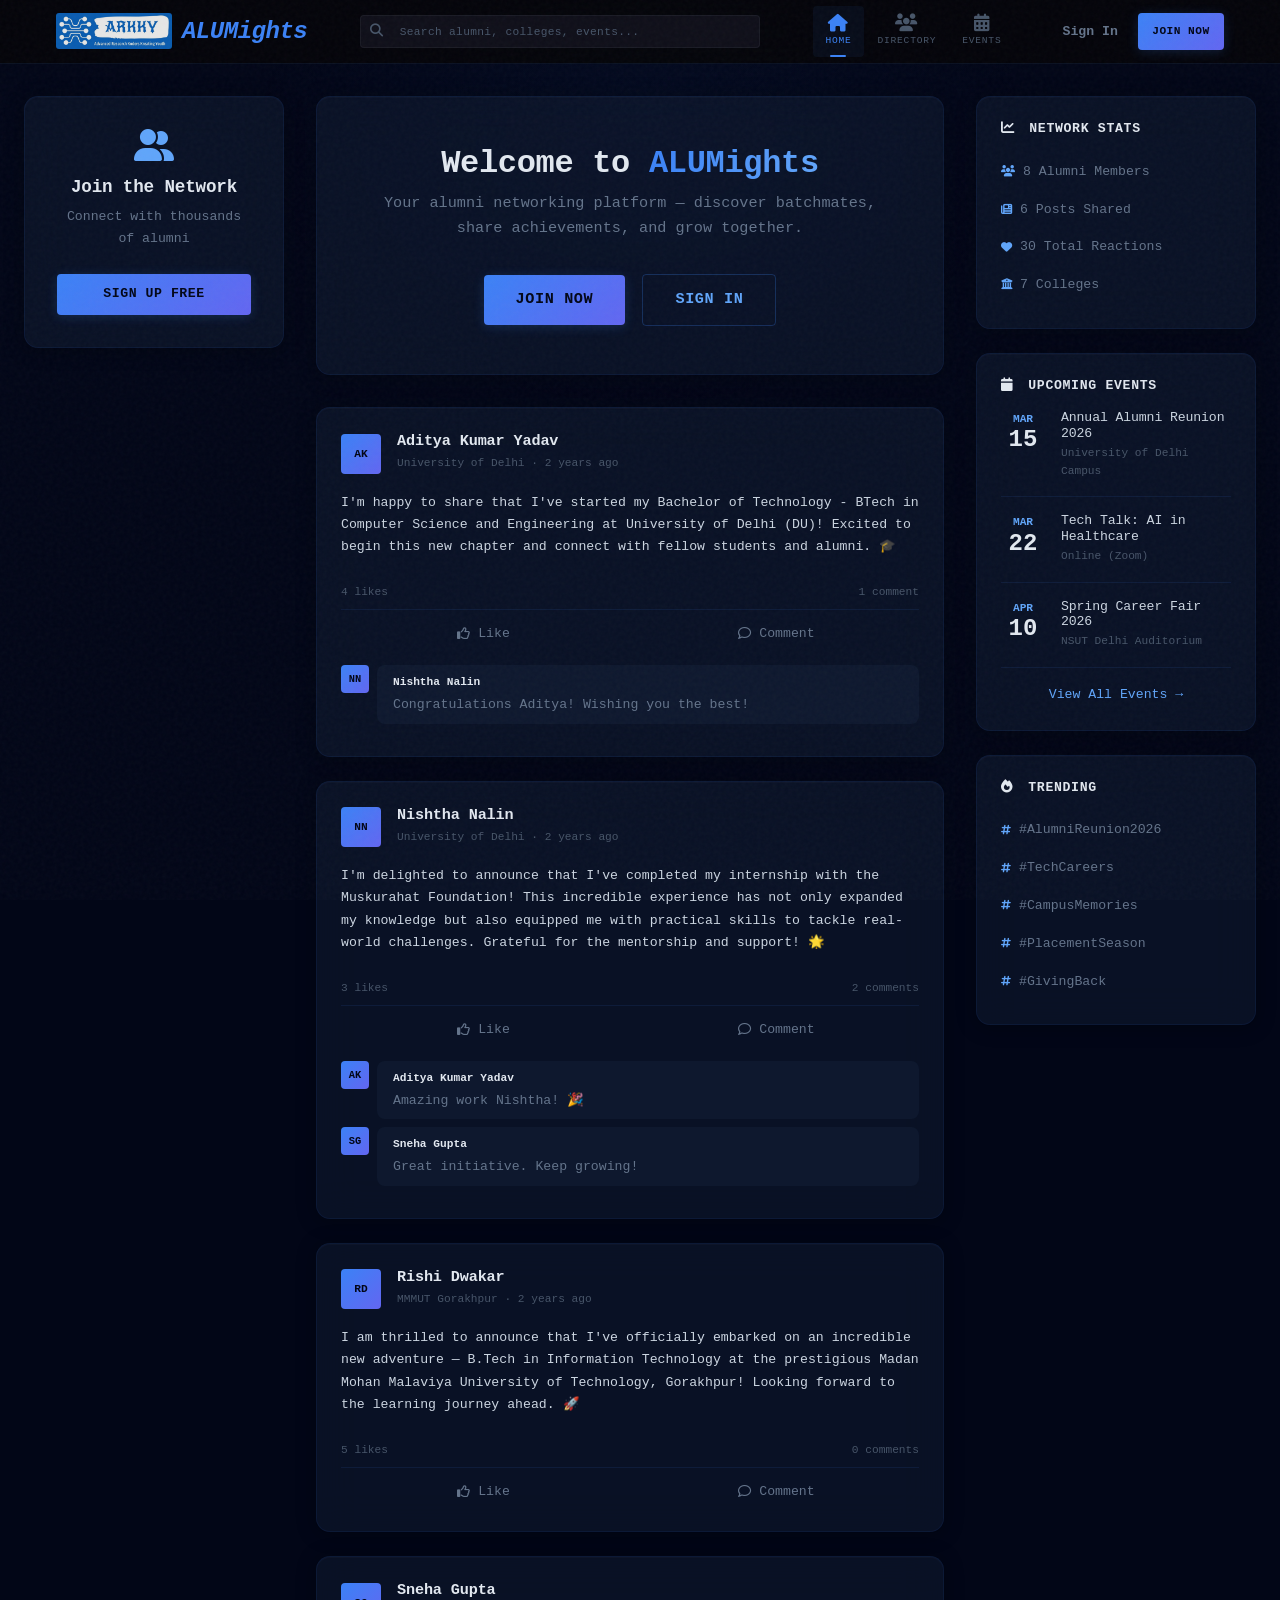
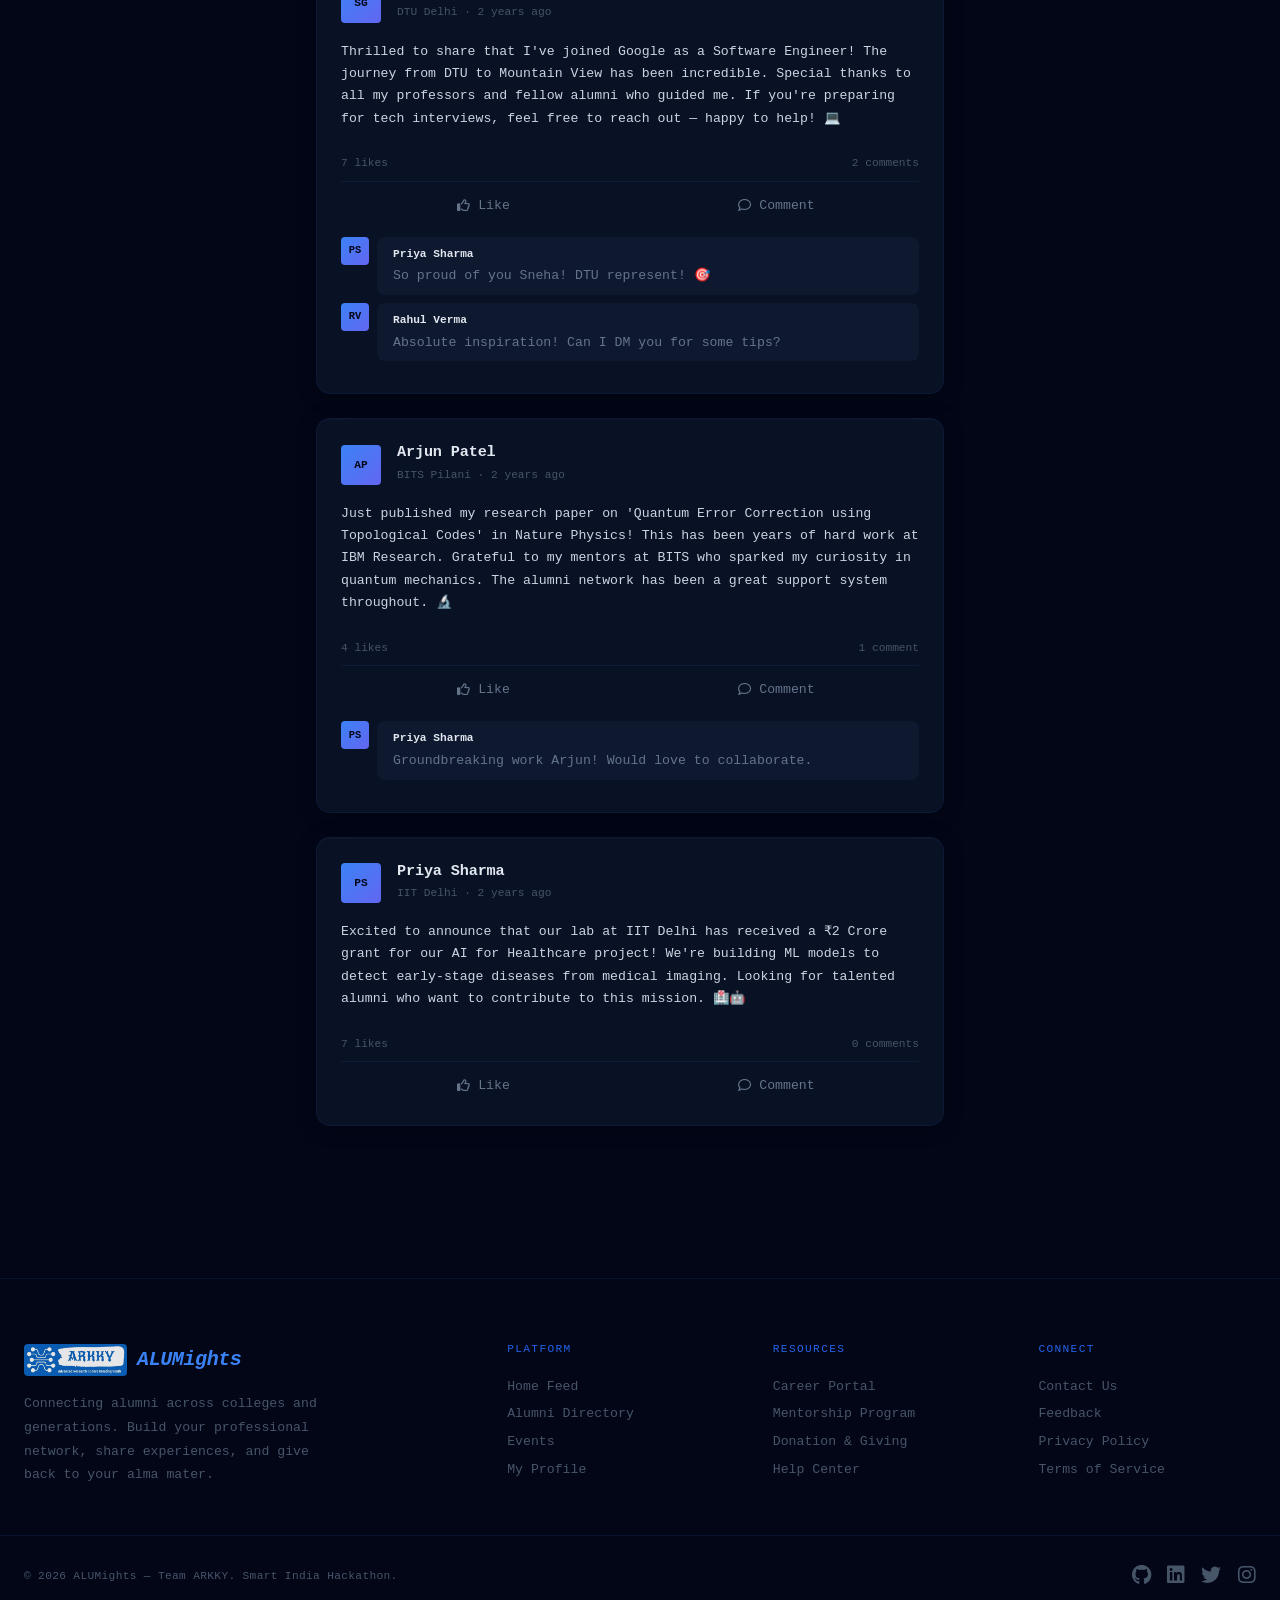
<file: index.html>
<!DOCTYPE html>
<html lang="en">

<head>
    <meta charset="UTF-8">
    <meta name="viewport" content="width=device-width, initial-scale=1.0">
    <title>ALUMights — Alumni Network</title>
    <meta name="description"
        content="ALUMights is a modern alumni networking platform connecting students and graduates across colleges.">
    <link rel="stylesheet" href="https://cdnjs.cloudflare.com/ajax/libs/font-awesome/6.6.0/css/all.min.css"
        crossorigin="anonymous" referrerpolicy="no-referrer">
    <link rel="stylesheet" href="css/common.css">
    <style>
        /* ---- Page Layout ---- */
        .dashboard {
            display: grid;
            grid-template-columns: 260px 1fr 280px;
            gap: var(--sp-xl);
            max-width: var(--container-max);
            margin: 0 auto;
            padding: var(--sp-xl) var(--sp-lg);
            min-height: calc(100vh - var(--navbar-h));
        }

        @media (max-width: 1024px) {
            .dashboard {
                grid-template-columns: 1fr;
            }

            .left-sidebar,
            .right-sidebar {
                display: none;
            }
        }

        /* ---- Left Sidebar ---- */
        .left-sidebar .profile-card {
            text-align: center;
            padding: var(--sp-xl);
        }

        .profile-card .avatar {
            margin: 0 auto var(--sp-md);
        }

        .profile-card h3 {
            font-family: var(--ff-display);
            font-size: var(--fs-md);
            color: var(--clr-text-heading);
        }

        .profile-card .college-text {
            font-size: var(--fs-xs);
            color: var(--clr-text-muted);
            margin-top: 4px;
        }

        .profile-stats {
            display: grid;
            grid-template-columns: 1fr 1fr;
            gap: 1px;
            margin-top: var(--sp-lg);
            background: var(--clr-border);
            border-radius: var(--radius-md);
            overflow: hidden;
        }

        .profile-stat {
            text-align: center;
            padding: var(--sp-md);
            background: var(--clr-bg-card-solid);
        }

        .profile-stat strong {
            display: block;
            font-size: var(--fs-lg);
            color: var(--clr-accent-light);
            font-weight: var(--fw-bold);
        }

        .profile-stat span {
            font-size: var(--fs-xs);
            color: var(--clr-text-dim);
        }

        .sidebar-nav {
            margin-top: var(--sp-lg);
        }

        .sidebar-nav .nav-item {
            display: flex;
            align-items: center;
            gap: var(--sp-md);
            padding: 0.65rem var(--sp-lg);
            color: var(--clr-text-muted);
            font-size: var(--fs-sm);
            border-radius: var(--radius-md);
            transition: all var(--transition-fast);
        }

        .sidebar-nav .nav-item:hover {
            color: var(--clr-text);
            background: var(--clr-bg-hover);
        }

        .sidebar-nav .nav-item i {
            width: 20px;
            text-align: center;
            font-size: var(--fs-base);
        }

        /* ---- Feed Section ---- */
        .feed-section {
            max-width: 640px;
            margin: 0 auto;
            width: 100%;
        }

        /* Create Post */
        .create-post {
            padding: var(--sp-lg);
            margin-bottom: var(--sp-xl);
        }

        .create-post-header {
            display: flex;
            gap: var(--sp-md);
            align-items: center;
        }

        .create-post-input {
            flex: 1;
            padding: 0.7rem 1rem;
            background: var(--clr-bg-input);
            border: 1px solid var(--clr-border);
            border-radius: var(--radius-full);
            color: var(--clr-text);
            font-size: var(--fs-sm);
            cursor: pointer;
            transition: all var(--transition-fast);
        }

        .create-post-input:hover {
            border-color: var(--clr-border-focus);
        }

        .create-post-expanded {
            display: none;
            margin-top: var(--sp-lg);
        }

        .create-post-expanded.show {
            display: block;
            animation: fadeInUp 0.3s var(--ease-smooth);
        }

        .create-post-expanded textarea {
            width: 100%;
            min-height: 100px;
            padding: var(--sp-md);
            background: var(--clr-bg-input);
            border: 1px solid var(--clr-border);
            border-radius: var(--radius-md);
            color: var(--clr-text);
            font-size: var(--fs-base);
            resize: vertical;
            line-height: 1.6;
        }

        .create-post-expanded textarea:focus {
            border-color: var(--clr-accent);
            box-shadow: 0 0 0 3px var(--clr-accent-glow);
        }

        .create-post-actions {
            display: flex;
            justify-content: flex-end;
            gap: var(--sp-sm);
            margin-top: var(--sp-md);
        }

        /* Post Card */
        .post-card {
            padding: var(--sp-lg);
            margin-bottom: var(--sp-lg);
        }

        .post-header {
            display: flex;
            gap: var(--sp-md);
            align-items: center;
            margin-bottom: var(--sp-md);
        }

        .post-meta {
            flex: 1;
        }

        .post-author {
            font-size: var(--fs-base);
            font-weight: var(--fw-semibold);
            color: var(--clr-text-heading);
        }

        .post-info {
            font-size: var(--fs-xs);
            color: var(--clr-text-dim);
        }

        .post-content p {
            color: var(--clr-text);
            line-height: 1.7;
            font-size: var(--fs-sm);
            white-space: pre-wrap;
        }

        .post-image {
            margin-top: var(--sp-md);
            border-radius: var(--radius-md);
            overflow: hidden;
            max-height: 400px;
        }

        .post-image img {
            width: 100%;
            height: 100%;
            object-fit: cover;
        }

        .post-stats {
            display: flex;
            justify-content: space-between;
            padding: var(--sp-sm) 0;
            margin-top: var(--sp-md);
            border-bottom: 1px solid var(--clr-border);
            font-size: var(--fs-xs);
            color: var(--clr-text-dim);
        }

        .post-actions {
            display: flex;
            gap: var(--sp-sm);
            padding-top: var(--sp-sm);
        }

        .post-action-btn {
            flex: 1;
            display: flex;
            align-items: center;
            justify-content: center;
            gap: var(--sp-sm);
            padding: var(--sp-sm) var(--sp-md);
            border-radius: var(--radius-md);
            color: var(--clr-text-muted);
            font-size: var(--fs-sm);
            font-weight: var(--fw-medium);
            transition: all var(--transition-fast);
        }

        .post-action-btn:hover {
            background: var(--clr-bg-hover);
            color: var(--clr-text);
        }

        .post-action-btn.liked {
            color: var(--clr-accent-light);
        }

        /* Comments */
        .post-comments {
            padding-top: var(--sp-md);
        }

        .comment {
            display: flex;
            gap: var(--sp-sm);
            margin-bottom: var(--sp-sm);
        }

        .comment-body {
            flex: 1;
            background: var(--clr-bg-input);
            padding: var(--sp-sm) var(--sp-md);
            border-radius: var(--radius-md);
            font-size: var(--fs-sm);
        }

        .comment-body strong {
            color: var(--clr-text-heading);
            font-size: var(--fs-xs);
            display: block;
            margin-bottom: 2px;
        }

        .comment-body span {
            color: var(--clr-text-muted);
        }

        .comment-input-section {
            margin-top: var(--sp-sm);
        }

        .comment-input-row {
            display: flex;
            gap: var(--sp-sm);
        }

        .comment-input-row .form-control {
            flex: 1;
            padding: 0.5rem 0.75rem;
            font-size: var(--fs-sm);
        }

        /* ---- Right Sidebar ---- */
        .right-sidebar .widget {
            padding: var(--sp-lg);
            margin-bottom: var(--sp-lg);
        }

        .widget h3 {
            font-family: var(--ff-display);
            font-size: var(--fs-sm);
            font-weight: var(--fw-semibold);
            color: var(--clr-text-heading);
            margin-bottom: var(--sp-md);
            text-transform: uppercase;
            letter-spacing: 0.05em;
        }

        .event-mini {
            display: flex;
            gap: var(--sp-md);
            margin-bottom: var(--sp-md);
            padding-bottom: var(--sp-md);
            border-bottom: 1px solid var(--clr-border);
        }

        .event-mini:last-child {
            border-bottom: none;
            margin-bottom: 0;
            padding-bottom: 0;
        }

        .event-date-box {
            width: 44px;
            text-align: center;
            flex-shrink: 0;
        }

        .event-date-box .month {
            font-size: var(--fs-xs);
            color: var(--clr-accent-light);
            font-weight: var(--fw-semibold);
            text-transform: uppercase;
        }

        .event-date-box .day {
            font-size: var(--fs-xl);
            font-weight: var(--fw-bold);
            color: var(--clr-text-heading);
            line-height: 1;
        }

        .event-mini-info h4 {
            font-size: var(--fs-sm);
            color: var(--clr-text);
            font-weight: var(--fw-medium);
        }

        .event-mini-info p {
            font-size: var(--fs-xs);
            color: var(--clr-text-dim);
            margin-top: 2px;
        }

        .trending-item {
            display: flex;
            align-items: center;
            gap: var(--sp-sm);
            padding: var(--sp-sm) 0;
            font-size: var(--fs-sm);
            color: var(--clr-text-muted);
        }

        .trending-item i {
            color: var(--clr-accent-light);
            font-size: var(--fs-xs);
        }

        /* Guest Banner */
        .guest-banner {
            text-align: center;
            padding: var(--sp-2xl);
            margin-bottom: var(--sp-xl);
        }

        .guest-banner h2 {
            font-family: var(--ff-display);
            font-size: var(--fs-2xl);
            color: var(--clr-text-heading);
            margin-bottom: var(--sp-sm);
        }

        .guest-banner p {
            color: var(--clr-text-muted);
            margin-bottom: var(--sp-xl);
        }

        .guest-banner .btn {
            margin: 0 var(--sp-xs);
        }

        /* Empty state */
        .empty-state {
            text-align: center;
            padding: var(--sp-3xl);
            color: var(--clr-text-dim);
        }

        .empty-state i {
            font-size: 3rem;
            margin-bottom: var(--sp-md);
            color: var(--clr-text-dim);
        }
    </style>
</head>

<body>
    <div id="navbar-mount"></div>

    <div class="dashboard">
        <!-- Left Sidebar -->
        <aside class="left-sidebar" id="left-sidebar"></aside>

        <!-- Main Feed -->
        <main class="feed-section" id="feed-section"></main>

        <!-- Right Sidebar -->
        <aside class="right-sidebar" id="right-sidebar"></aside>
    </div>

    <div id="footer-mount"></div>

    <script src="js/auth.js"></script>
    <script src="js/captcha.js"></script>
    <script src="js/utils.js"></script>
    <script src="js/feed.js"></script>
    <script>
        // Initialize data
        Auth.seedSampleUsers();
        Feed.seedSamplePosts();
        Utils.initPage('home');

        const user = Auth.getCurrentUser();
        const isLoggedIn = !!user;

        // ---- Render Left Sidebar ----
        function renderLeftSidebar() {
            const el = document.getElementById('left-sidebar');
            if (isLoggedIn) {
                el.innerHTML = `
                    <div class="profile-card glass">
                        <div class="avatar avatar-lg">${Utils.getInitials(user.fullName)}</div>
                        <h3>${Utils.escapeHTML(user.fullName)}</h3>
                        <p class="college-text">${Utils.escapeHTML(user.college || 'No college set')} · ${Utils.escapeHTML(user.course || '')}</p>
                        <div class="profile-stats">
                            <div class="profile-stat">
                                <strong>${user.connections || 0}</strong>
                                <span>Connections</span>
                            </div>
                            <div class="profile-stat">
                                <strong>${Feed.getPosts().filter(p => p.authorId === user.id).length}</strong>
                                <span>Posts</span>
                            </div>
                        </div>
                    </div>
                    <nav class="sidebar-nav glass" style="padding: var(--sp-md) 0;">
                        <a href="profile.html" class="nav-item"><i class="fa-solid fa-user"></i> My Profile</a>
                        <a href="directory.html" class="nav-item"><i class="fa-solid fa-users"></i> Alumni Directory</a>
                        <a href="events.html" class="nav-item"><i class="fa-solid fa-calendar-days"></i> Events</a>
                        <a href="#" class="nav-item"><i class="fa-solid fa-briefcase"></i> Career Portal</a>
                        <a href="#" class="nav-item"><i class="fa-solid fa-hand-holding-dollar"></i> Giving Back</a>
                    </nav>`;
            } else {
                el.innerHTML = `
                    <div class="glass" style="padding: var(--sp-xl); text-align: center;">
                        <i class="fa-solid fa-user-group" style="font-size: 2rem; color: var(--clr-accent-light); margin-bottom: var(--sp-md);"></i>
                        <h3 style="font-size: var(--fs-md); color: var(--clr-text-heading); margin-bottom: var(--sp-sm);">Join the Network</h3>
                        <p style="font-size: var(--fs-sm); color: var(--clr-text-muted); margin-bottom: var(--sp-lg);">Connect with thousands of alumni</p>
                        <a href="register.html" class="btn btn-primary btn-block">Sign Up Free</a>
                    </div>`;
            }
        }

        // ---- Render Feed ----
        function renderFeed() {
            const feedEl = document.getElementById('feed-section');
            let html = '';

            if (!isLoggedIn) {
                html += `
                    <div class="guest-banner glass">
                        <h2>Welcome to <span style="background:var(--clr-accent-gradient-h);-webkit-background-clip:text;-webkit-text-fill-color:transparent;">ALUMights</span></h2>
                        <p>Your alumni networking platform — discover batchmates, share achievements, and grow together.</p>
                        <a href="register.html" class="btn btn-primary btn-lg">Join Now</a>
                        <a href="login.html" class="btn btn-secondary btn-lg">Sign In</a>
                    </div>`;
            }

            // Create post box (only for logged-in users)
            if (isLoggedIn) {
                html += `
                    <div class="create-post glass">
                        <div class="create-post-header">
                            <div class="avatar">${Utils.getInitials(user.fullName)}</div>
                            <div class="create-post-input" onclick="expandCreatePost()">What's on your mind, ${Utils.escapeHTML(user.fullName.split(' ')[0])}?</div>
                        </div>
                        <div class="create-post-expanded" id="create-post-expanded">
                            <textarea id="new-post-content" placeholder="Share an update, achievement, or thought..."></textarea>
                            <div class="create-post-actions">
                                <button class="btn btn-ghost" onclick="collapseCreatePost()">Cancel</button>
                                <button class="btn btn-primary" onclick="submitPost()">
                                    <i class="fa-solid fa-paper-plane"></i> Post
                                </button>
                            </div>
                        </div>
                    </div>`;
            }

            // Posts
            const posts = Feed.getPosts();
            if (posts.length === 0) {
                html += `
                    <div class="empty-state glass">
                        <i class="fa-solid fa-newspaper"></i>
                        <h3>No posts yet</h3>
                        <p>Be the first to share something!</p>
                    </div>`;
            } else {
                posts.forEach((post, i) => {
                    html += Feed.renderPost(post);
                });
            }

            feedEl.innerHTML = html;

            // Add staggered animation
            feedEl.querySelectorAll('.post-card').forEach((card, i) => {
                card.style.animationDelay = `${i * 0.08}s`;
            });
        }

        // ---- Render Right Sidebar ----
        function renderRightSidebar() {
            const el = document.getElementById('right-sidebar');

            const events = JSON.parse(localStorage.getItem('alumights_events') || '[]').slice(0, 3);
            let eventsHTML = '';
            if (events.length > 0) {
                events.forEach(ev => {
                    const d = new Date(ev.date);
                    eventsHTML += `
                        <div class="event-mini">
                            <div class="event-date-box">
                                <div class="month">${d.toLocaleString('en', { month: 'short' })}</div>
                                <div class="day">${d.getDate()}</div>
                            </div>
                            <div class="event-mini-info">
                                <h4>${Utils.escapeHTML(ev.title)}</h4>
                                <p>${Utils.escapeHTML(ev.location || 'Online')}</p>
                            </div>
                        </div>`;
                });
            } else {
                eventsHTML = `<p style="font-size:var(--fs-sm);color:var(--clr-text-dim);">No upcoming events</p>`;
            }

            // Quick stats
            const allUsers = Auth.getUsers();
            const allPosts = Feed.getPosts();
            const totalLikes = allPosts.reduce((sum, p) => sum + p.likes.length, 0);

            el.innerHTML = `
                <div class="widget glass">
                    <h3><i class="fa-solid fa-chart-line" style="margin-right:6px;"></i> Network Stats</h3>
                    <div class="trending-item"><i class="fa-solid fa-users"></i> <span>${allUsers.length} Alumni Members</span></div>
                    <div class="trending-item"><i class="fa-solid fa-newspaper"></i> <span>${allPosts.length} Posts Shared</span></div>
                    <div class="trending-item"><i class="fa-solid fa-heart"></i> <span>${totalLikes} Total Reactions</span></div>
                    <div class="trending-item"><i class="fa-solid fa-building-columns"></i> <span>${[...new Set(allUsers.map(u => u.college).filter(Boolean))].length} Colleges</span></div>
                </div>
                <div class="widget glass">
                    <h3><i class="fa-solid fa-calendar" style="margin-right:6px;"></i> Upcoming Events</h3>
                    ${eventsHTML}
                    <a href="events.html" style="display:block;text-align:center;margin-top:var(--sp-md);font-size:var(--fs-sm);">View All Events →</a>
                </div>
                <div class="widget glass">
                    <h3><i class="fa-solid fa-fire" style="margin-right:6px;"></i> Trending</h3>
                    <div class="trending-item"><i class="fa-solid fa-hashtag"></i> #AlumniReunion2026</div>
                    <div class="trending-item"><i class="fa-solid fa-hashtag"></i> #TechCareers</div>
                    <div class="trending-item"><i class="fa-solid fa-hashtag"></i> #CampusMemories</div>
                    <div class="trending-item"><i class="fa-solid fa-hashtag"></i> #PlacementSeason</div>
                    <div class="trending-item"><i class="fa-solid fa-hashtag"></i> #GivingBack</div>
                </div>`;
        }

        // ---- Post Interactions ----
        function expandCreatePost() {
            document.getElementById('create-post-expanded').classList.add('show');
            document.getElementById('new-post-content').focus();
        }

        function collapseCreatePost() {
            document.getElementById('create-post-expanded').classList.remove('show');
            document.getElementById('new-post-content').value = '';
        }

        function submitPost() {
            const content = document.getElementById('new-post-content').value.trim();
            if (!content) {
                Utils.showToast('Please write something to post.', 'error');
                return;
            }
            Feed.createPost(content);
            Utils.showToast('Post shared successfully!', 'success');
            collapseCreatePost();
            renderFeed();
        }

        function handleLike(postId) {
            if (!Auth.isLoggedIn()) {
                Utils.showToast('Please sign in to like posts.', 'error');
                return;
            }
            Feed.toggleLike(postId);
            renderFeed();
        }

        function toggleCommentInput(postId) {
            const section = document.getElementById(`comment-section-${postId}`);
            if (section) {
                const isHidden = section.style.display === 'none';
                section.style.display = isHidden ? 'block' : 'none';
                if (isHidden) {
                    document.getElementById(`comment-input-${postId}`).focus();
                }
            }
        }

        function handleComment(postId) {
            if (!Auth.isLoggedIn()) {
                Utils.showToast('Please sign in to comment.', 'error');
                return;
            }
            const input = document.getElementById(`comment-input-${postId}`);
            const text = input.value.trim();
            if (!text) return;

            Feed.addComment(postId, text);
            Utils.showToast('Comment added!', 'success');
            renderFeed();
        }

        // ---- Seed events for right sidebar ----
        function seedEvents() {
            if (localStorage.getItem('alumights_events')) return;
            const events = [
                { id: 'e1', title: 'Annual Alumni Reunion 2026', date: '2026-03-15T10:00:00Z', location: 'University of Delhi Campus', description: 'Join us for the grand annual alumni reunion with networking sessions, keynote speeches, and cultural programs.', category: 'reunion', organizer: 'Alumni Association' },
                { id: 'e2', title: 'Tech Talk: AI in Healthcare', date: '2026-03-22T14:00:00Z', location: 'Online (Zoom)', description: 'An exclusive talk by Priya Sharma (IIT Delhi) on using AI/ML for early disease detection.', category: 'seminar', organizer: 'Tech Alumni Club' },
                { id: 'e3', title: 'Spring Career Fair 2026', date: '2026-04-10T09:00:00Z', location: 'NSUT Delhi Auditorium', description: 'Connect with top recruiters from leading tech companies. Open to all alumni and final year students.', category: 'career', organizer: 'Career Services' },
                { id: 'e4', title: 'Hackathon: Build for Good', date: '2026-04-25T08:00:00Z', location: 'DTU Delhi', description: '48-hour hackathon focused on building solutions for social impact. ₹2L prize pool.', category: 'competition', organizer: 'DTU Alumni Network' },
                { id: 'e5', title: 'Alumni Sports Day', date: '2026-05-08T07:00:00Z', location: 'BITS Pilani Campus', description: 'Annual inter-batch sports tournament. Cricket, football, badminton, and more!', category: 'sports', organizer: 'BITS Alumni Association' },
                { id: 'e6', title: 'Startup Pitch Night', date: '2026-05-20T18:00:00Z', location: 'IIT Delhi Entrepreneurship Cell', description: 'Alumni founders pitch their startups to a panel of angel investors and VCs.', category: 'seminar', organizer: 'E-Cell Alumni' }
            ];
            localStorage.setItem('alumights_events', JSON.stringify(events));
        }

        // ---- Initialize ----
        seedEvents();
        renderLeftSidebar();
        renderFeed();
        renderRightSidebar();
    </script>
</body>

</html>
</file>
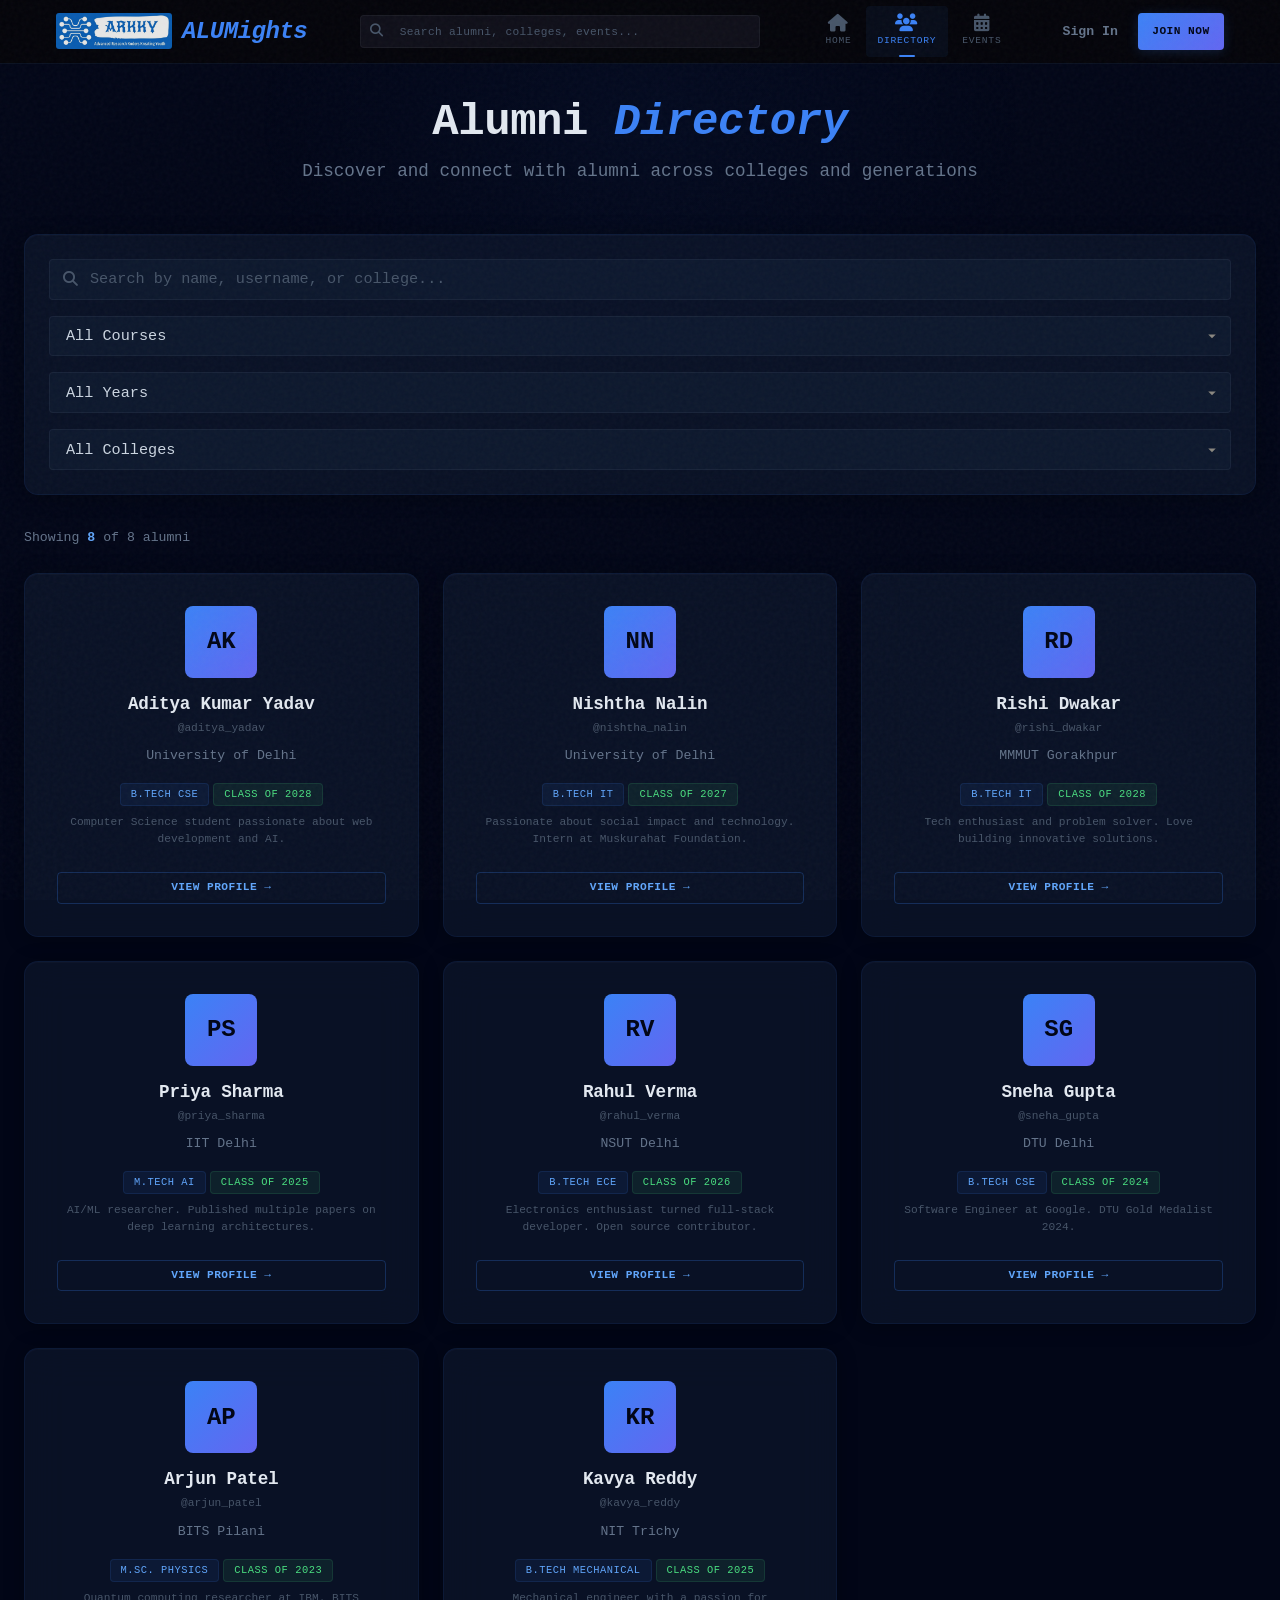
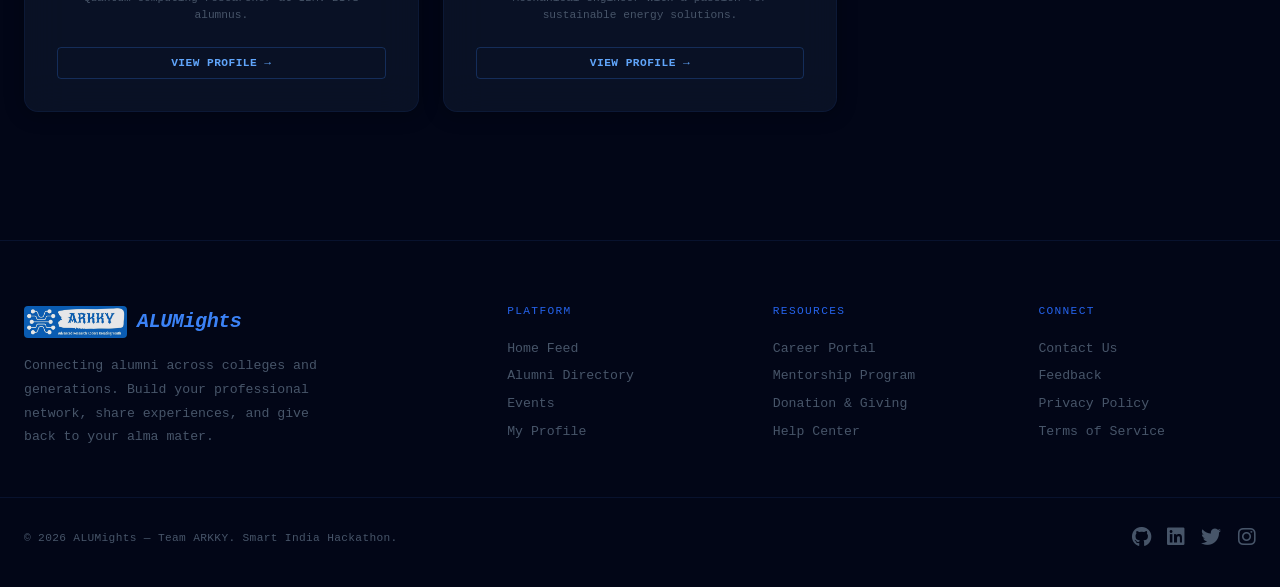
<file: directory.html>
<!DOCTYPE html>
<html lang="en">

<head>
    <meta charset="UTF-8">
    <meta name="viewport" content="width=device-width, initial-scale=1.0">
    <title>Alumni Directory — ALUMights</title>
    <meta name="description"
        content="Search and discover alumni across colleges, courses, and graduation years on ALUMights.">
    <link rel="stylesheet" href="https://cdnjs.cloudflare.com/ajax/libs/font-awesome/6.6.0/css/all.min.css"
        crossorigin="anonymous" referrerpolicy="no-referrer">
    <link rel="stylesheet" href="css/common.css">
    <style>
        .directory-page {
            max-width: var(--container-max);
            margin: 0 auto;
            padding: var(--sp-xl) var(--sp-lg);
        }

        .page-header {
            text-align: center;
            margin-bottom: var(--sp-2xl);
            animation: fadeInDown 0.5s var(--ease-smooth);
        }

        .page-header h1 {
            font-family: var(--ff-display);
            font-size: var(--fs-3xl);
            color: var(--clr-text-heading);
            margin-bottom: var(--sp-sm);
        }

        .page-header h1 span {
            color: var(--clr-accent);
            font-style: italic;
        }

        .page-header p {
            color: var(--clr-text-muted);
            font-size: var(--fs-md);
        }

        /* Filters */
        .filters-bar {
            padding: var(--sp-lg);
            margin-bottom: var(--sp-xl);
        }

        .filters-row {
            display: flex;
            gap: var(--sp-md);
            flex-wrap: wrap;
            align-items: center;
        }

        .filter-search {
            flex: 1;
            min-width: 240px;
            position: relative;
        }

        .filter-search i {
            position: absolute;
            left: 14px;
            top: 50%;
            transform: translateY(-50%);
            color: var(--clr-text-dim);
        }

        .filter-search input {
            padding-left: 2.5rem;
        }

        .filter-select {
            min-width: 160px;
        }

        .results-count {
            font-size: var(--fs-sm);
            color: var(--clr-text-muted);
            margin-bottom: var(--sp-lg);
        }

        .results-count strong {
            color: var(--clr-accent-light);
        }

        /* Alumni Grid */
        .alumni-grid {
            display: grid;
            grid-template-columns: repeat(auto-fill, minmax(300px, 1fr));
            gap: var(--sp-lg);
        }

        .alumni-card {
            padding: var(--sp-xl);
            display: flex;
            flex-direction: column;
            align-items: center;
            text-align: center;
            cursor: pointer;
        }

        .alumni-card .avatar {
            margin-bottom: var(--sp-md);
            transition: box-shadow var(--transition-base);
        }

        .alumni-card:hover .avatar {
            box-shadow: var(--shadow-glow);
        }

        .alumni-card h3 {
            font-family: var(--ff-display);
            font-size: var(--fs-md);
            color: var(--clr-text-heading);
            margin-bottom: 4px;
        }

        .alumni-card .alumni-username {
            font-size: var(--fs-xs);
            color: var(--clr-text-dim);
            margin-bottom: var(--sp-sm);
        }

        .alumni-card .alumni-college {
            font-size: var(--fs-sm);
            color: var(--clr-text-muted);
        }

        .alumni-card .alumni-tags {
            display: flex;
            gap: var(--sp-xs);
            flex-wrap: wrap;
            justify-content: center;
            margin-top: var(--sp-md);
        }

        .alumni-card .alumni-bio {
            font-size: var(--fs-xs);
            color: var(--clr-text-dim);
            margin-top: var(--sp-sm);
            line-height: 1.5;
            display: -webkit-box;
            -webkit-line-clamp: 2;
            line-clamp: 2;
            -webkit-box-orient: vertical;
            overflow: hidden;
        }

        .alumni-card .view-profile-btn {
            margin-top: var(--sp-lg);
            width: 100%;
        }

        .empty-results {
            text-align: center;
            padding: var(--sp-3xl);
            color: var(--clr-text-dim);
            grid-column: 1 / -1;
        }

        .empty-results i {
            font-size: 3rem;
            margin-bottom: var(--sp-md);
        }
    </style>
</head>

<body>
    <div id="navbar-mount"></div>

    <div class="directory-page">
        <div class="page-header">
            <h1>Alumni <span>Directory</span></h1>
            <p>Discover and connect with alumni across colleges and generations</p>
        </div>

        <div class="filters-bar glass">
            <div class="filters-row">
                <div class="filter-search">
                    <i class="fa-solid fa-magnifying-glass"></i>
                    <input type="text" class="form-control" id="search-input"
                        placeholder="Search by name, username, or college...">
                </div>
                <select class="form-control filter-select" id="filter-course">
                    <option value="">All Courses</option>
                </select>
                <select class="form-control filter-select" id="filter-year">
                    <option value="">All Years</option>
                </select>
                <select class="form-control filter-select" id="filter-college">
                    <option value="">All Colleges</option>
                </select>
            </div>
        </div>

        <div class="results-count" id="results-count"></div>

        <div class="alumni-grid" id="alumni-grid">
            <!-- Rendered by JS -->
        </div>
    </div>

    <div id="footer-mount"></div>

    <script src="js/auth.js"></script>
    <script src="js/captcha.js"></script>
    <script src="js/utils.js"></script>
    <script src="js/feed.js"></script>
    <script>
        Auth.seedSampleUsers();
        Feed.seedSamplePosts();
        Utils.initPage('directory');

        const allUsers = Auth.getUsers();

        // Populate filter dropdowns
        function populateFilters() {
            const courses = [...new Set(allUsers.map(u => u.course).filter(Boolean))].sort();
            const years = [...new Set(allUsers.map(u => u.gradYear).filter(Boolean))].sort().reverse();
            const colleges = [...new Set(allUsers.map(u => u.college).filter(Boolean))].sort();

            const courseSelect = document.getElementById('filter-course');
            courses.forEach(c => courseSelect.innerHTML += `<option value="${c}">${c}</option>`);

            const yearSelect = document.getElementById('filter-year');
            years.forEach(y => yearSelect.innerHTML += `<option value="${y}">Class of ${y}</option>`);

            const collegeSelect = document.getElementById('filter-college');
            colleges.forEach(c => collegeSelect.innerHTML += `<option value="${c}">${c}</option>`);
        }

        function filterAndRender() {
            const search = document.getElementById('search-input').value.toLowerCase().trim();
            const course = document.getElementById('filter-course').value;
            const year = document.getElementById('filter-year').value;
            const college = document.getElementById('filter-college').value;

            let filtered = allUsers.filter(u => {
                const matchSearch = !search ||
                    u.fullName.toLowerCase().includes(search) ||
                    u.username.toLowerCase().includes(search) ||
                    (u.college && u.college.toLowerCase().includes(search));
                const matchCourse = !course || u.course === course;
                const matchYear = !year || u.gradYear === year;
                const matchCollege = !college || u.college === college;
                return matchSearch && matchCourse && matchYear && matchCollege;
            });

            document.getElementById('results-count').innerHTML =
                `Showing <strong>${filtered.length}</strong> of ${allUsers.length} alumni`;

            const grid = document.getElementById('alumni-grid');

            if (filtered.length === 0) {
                grid.innerHTML = `
                    <div class="empty-results">
                        <i class="fa-solid fa-users-slash"></i>
                        <h3 style="color:var(--clr-text-heading); margin-bottom:var(--sp-sm);">No alumni found</h3>
                        <p>Try adjusting your search or filters</p>
                    </div>`;
                return;
            }

            grid.innerHTML = filtered.map((u, i) => `
                <div class="alumni-card glass animate-in" style="animation-delay: ${i * 0.05}s" onclick="window.location.href='profile.html?id=${u.id}'">
                    <div class="avatar avatar-lg">${Utils.getInitials(u.fullName)}</div>
                    <h3>${Utils.escapeHTML(u.fullName)}</h3>
                    <p class="alumni-username">@${Utils.escapeHTML(u.username)}</p>
                    <p class="alumni-college">${Utils.escapeHTML(u.college || 'Unknown College')}</p>
                    <div class="alumni-tags">
                        ${u.course ? `<span class="badge">${Utils.escapeHTML(u.course)}</span>` : ''}
                        ${u.gradYear ? `<span class="badge badge-success">Class of ${u.gradYear}</span>` : ''}
                    </div>
                    ${u.bio ? `<p class="alumni-bio">${Utils.escapeHTML(u.bio)}</p>` : ''}
                    <a class="btn btn-secondary btn-sm view-profile-btn">View Profile →</a>
                </div>
            `).join('');
        }

        // Event listeners
        document.getElementById('search-input').addEventListener('input', filterAndRender);
        document.getElementById('filter-course').addEventListener('change', filterAndRender);
        document.getElementById('filter-year').addEventListener('change', filterAndRender);
        document.getElementById('filter-college').addEventListener('change', filterAndRender);

        // Check for URL search param
        const urlParams = new URLSearchParams(window.location.search);
        const q = urlParams.get('q');
        if (q) document.getElementById('search-input').value = q;

        populateFilters();
        filterAndRender();
    </script>
</body>

</html>
</file>
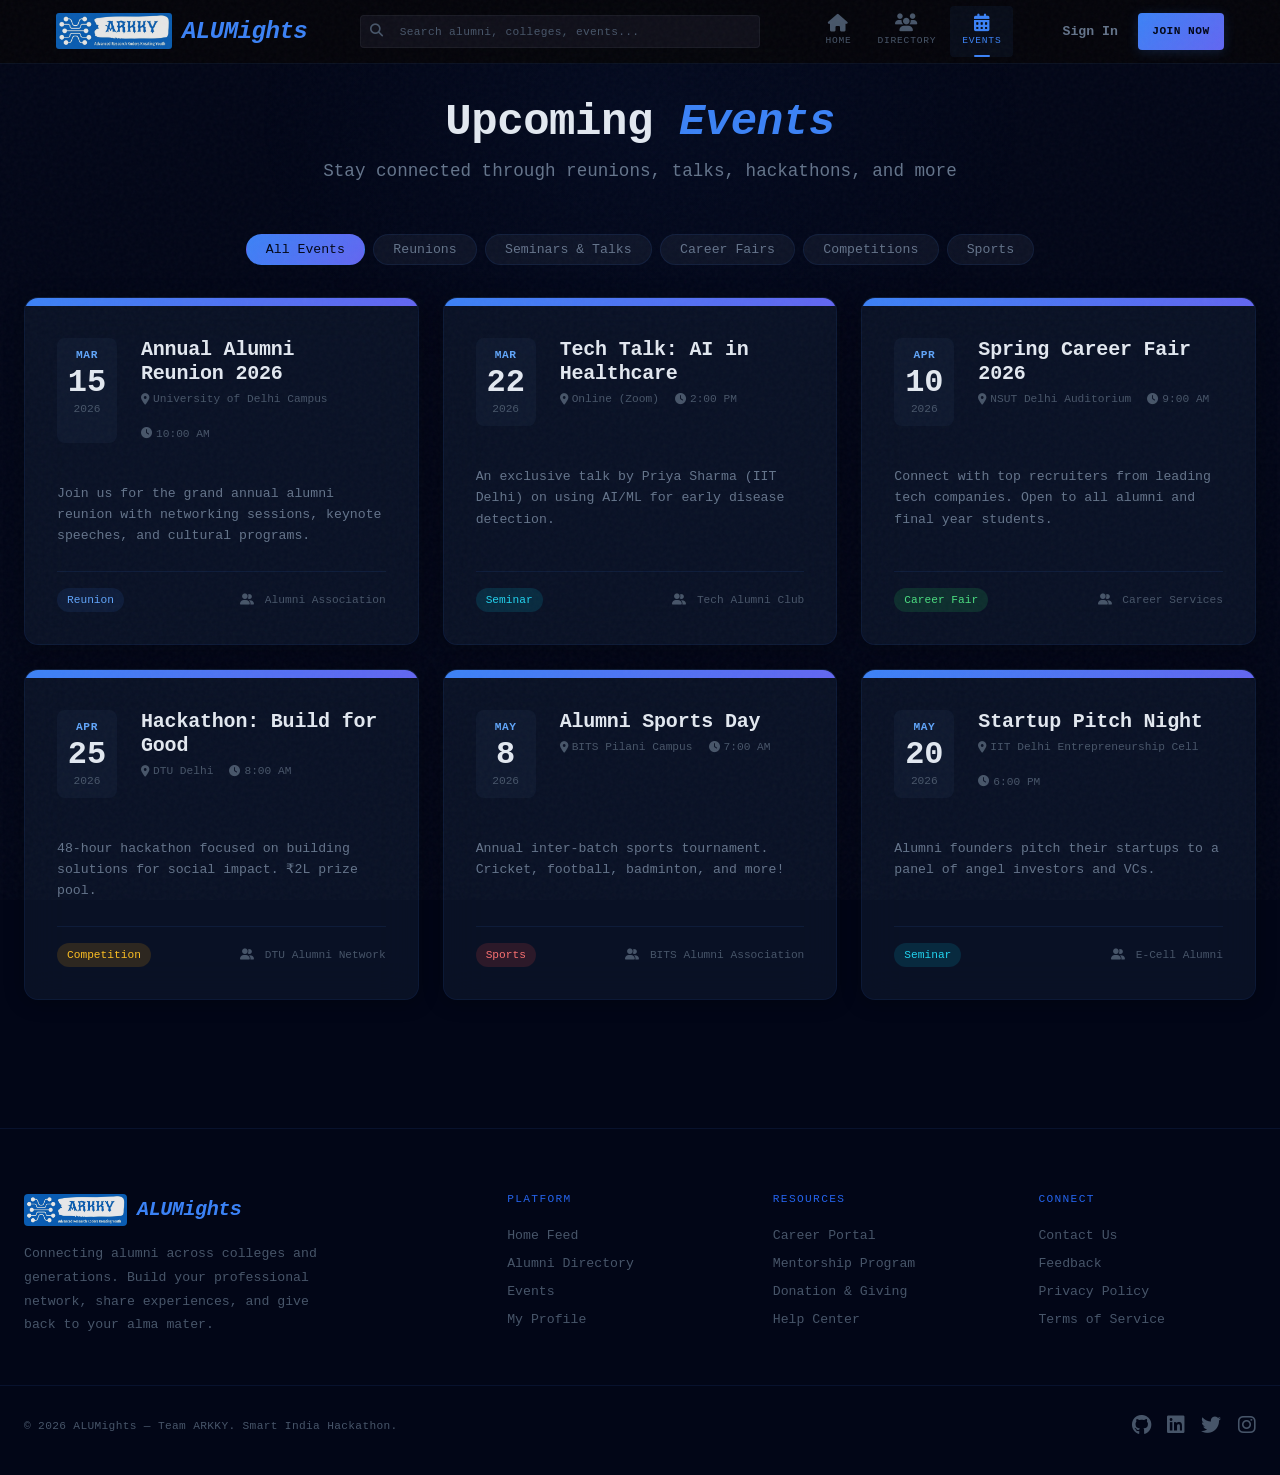
<file: events.html>
<!DOCTYPE html>
<html lang="en">

<head>
    <meta charset="UTF-8">
    <meta name="viewport" content="width=device-width, initial-scale=1.0">
    <title>Events — ALUMights</title>
    <meta name="description"
        content="Discover upcoming alumni events, reunions, hackathons, and career fairs on ALUMights.">
    <link rel="stylesheet" href="https://cdnjs.cloudflare.com/ajax/libs/font-awesome/6.6.0/css/all.min.css"
        crossorigin="anonymous" referrerpolicy="no-referrer">
    <link rel="stylesheet" href="css/common.css">
    <style>
        .events-page {
            max-width: var(--container-max);
            margin: 0 auto;
            padding: var(--sp-xl) var(--sp-lg);
        }

        .page-header {
            text-align: center;
            margin-bottom: var(--sp-2xl);
            animation: fadeInDown 0.5s var(--ease-smooth);
        }

        .page-header h1 {
            font-family: var(--ff-display);
            font-size: var(--fs-3xl);
            color: var(--clr-text-heading);
            margin-bottom: var(--sp-sm);
        }

        .page-header h1 span {
            color: var(--clr-accent);
            font-style: italic;
        }

        .page-header p {
            color: var(--clr-text-muted);
            font-size: var(--fs-md);
        }

        /* Category Tabs */
        .category-tabs {
            display: flex;
            gap: var(--sp-sm);
            flex-wrap: wrap;
            justify-content: center;
            margin-bottom: var(--sp-xl);
        }

        .cat-tab {
            padding: 0.45rem 1.2rem;
            border-radius: var(--radius-full);
            font-size: var(--fs-sm);
            font-weight: var(--fw-medium);
            color: var(--clr-text-muted);
            background: rgba(148, 163, 184, 0.08);
            border: 1px solid var(--clr-border);
            transition: all var(--transition-fast);
        }

        .cat-tab:hover {
            background: var(--clr-bg-hover);
            color: var(--clr-text);
        }

        .cat-tab.active {
            background: var(--clr-accent-gradient);
            color: var(--clr-bg-void);
            border-color: transparent;
        }

        /* Events Grid */
        .events-grid {
            display: grid;
            grid-template-columns: repeat(auto-fill, minmax(360px, 1fr));
            gap: var(--sp-lg);
        }

        @media (max-width: 480px) {
            .events-grid {
                grid-template-columns: 1fr;
            }
        }

        .event-card {
            padding: 0;
            overflow: hidden;
            display: flex;
            flex-direction: column;
        }

        .event-card-banner {
            height: 8px;
            background: var(--clr-accent-gradient);
        }

        .event-card-body {
            padding: var(--sp-xl);
            flex: 1;
            display: flex;
            flex-direction: column;
        }

        .event-card-header {
            display: flex;
            gap: var(--sp-lg);
            margin-bottom: var(--sp-lg);
        }

        .event-date-block {
            width: 60px;
            flex-shrink: 0;
            text-align: center;
            padding: var(--sp-sm);
            background: var(--clr-bg-input);
            border-radius: var(--radius-md);
        }

        .event-date-block .month {
            font-size: var(--fs-xs);
            font-weight: var(--fw-semibold);
            color: var(--clr-accent-light);
            text-transform: uppercase;
            letter-spacing: 0.05em;
        }

        .event-date-block .day {
            font-size: var(--fs-2xl);
            font-weight: var(--fw-extrabold);
            color: var(--clr-text-heading);
            line-height: 1.1;
        }

        .event-date-block .year {
            font-size: var(--fs-xs);
            color: var(--clr-text-dim);
        }

        .event-card-info {
            flex: 1;
        }

        .event-card-info h3 {
            font-family: var(--ff-display);
            font-size: var(--fs-lg);
            color: var(--clr-text-heading);
            font-weight: var(--fw-semibold);
            margin-bottom: var(--sp-xs);
        }

        .event-card-meta {
            display: flex;
            flex-wrap: wrap;
            gap: var(--sp-md);
            font-size: var(--fs-xs);
            color: var(--clr-text-dim);
        }

        .event-card-meta span {
            display: flex;
            align-items: center;
            gap: 4px;
        }

        .event-card-desc {
            color: var(--clr-text-muted);
            font-size: var(--fs-sm);
            line-height: 1.6;
            margin-top: var(--sp-md);
            flex: 1;
        }

        .event-card-footer {
            display: flex;
            justify-content: space-between;
            align-items: center;
            margin-top: var(--sp-lg);
            padding-top: var(--sp-md);
            border-top: 1px solid var(--clr-border);
        }

        .event-category-badge {
            font-size: var(--fs-xs);
            padding: 3px 10px;
            border-radius: var(--radius-full);
            font-weight: var(--fw-medium);
        }

        .cat-reunion {
            background: rgba(59, 130, 246, 0.1);
            color: var(--clr-accent-light);
        }

        .cat-seminar {
            background: rgba(6, 182, 212, 0.15);
            color: #22d3ee;
        }

        .cat-career {
            background: rgba(34, 197, 94, 0.15);
            color: #4ade80;
        }

        .cat-competition {
            background: rgba(245, 158, 11, 0.15);
            color: #fbbf24;
        }

        .cat-sports {
            background: rgba(239, 68, 68, 0.15);
            color: #f87171;
        }

        .cat-workshop {
            background: rgba(56, 97, 251, 0.15);
            color: #6b8cff;
        }

        .empty-events {
            text-align: center;
            padding: var(--sp-3xl);
            color: var(--clr-text-dim);
            grid-column: 1 / -1;
        }

        .empty-events i {
            font-size: 3rem;
            margin-bottom: var(--sp-md);
        }
    </style>
</head>

<body>
    <div id="navbar-mount"></div>

    <div class="events-page">
        <div class="page-header">
            <h1>Upcoming <span>Events</span></h1>
            <p>Stay connected through reunions, talks, hackathons, and more</p>
        </div>

        <div class="category-tabs" id="category-tabs">
            <button class="cat-tab active" data-cat="all">All Events</button>
            <button class="cat-tab" data-cat="reunion">Reunions</button>
            <button class="cat-tab" data-cat="seminar">Seminars & Talks</button>
            <button class="cat-tab" data-cat="career">Career Fairs</button>
            <button class="cat-tab" data-cat="competition">Competitions</button>
            <button class="cat-tab" data-cat="sports">Sports</button>
        </div>

        <div class="events-grid" id="events-grid">
            <!-- Rendered by JS -->
        </div>
    </div>

    <div id="footer-mount"></div>

    <script src="js/auth.js"></script>
    <script src="js/captcha.js"></script>
    <script src="js/utils.js"></script>
    <script src="js/feed.js"></script>
    <script>
        Auth.seedSampleUsers();
        Utils.initPage('events');

        // Seed events
        function seedEvents() {
            if (localStorage.getItem('alumights_events')) return;
            const events = [
                { id: 'e1', title: 'Annual Alumni Reunion 2026', date: '2026-03-15T10:00:00Z', location: 'University of Delhi Campus', description: 'Join us for the grand annual alumni reunion with networking sessions, keynote speeches, and cultural programs. Meet old friends and make new connections!', category: 'reunion', organizer: 'Alumni Association' },
                { id: 'e2', title: 'Tech Talk: AI in Healthcare', date: '2026-03-22T14:00:00Z', location: 'Online (Zoom)', description: 'An exclusive talk by Priya Sharma (IIT Delhi) on using AI/ML for early disease detection. Q&A session included.', category: 'seminar', organizer: 'Tech Alumni Club' },
                { id: 'e3', title: 'Spring Career Fair 2026', date: '2026-04-10T09:00:00Z', location: 'NSUT Delhi Auditorium', description: 'Connect with top recruiters from Google, Microsoft, Amazon, and 50+ companies. Open to all alumni and final year students.', category: 'career', organizer: 'Career Services' },
                { id: 'e4', title: 'Hackathon: Build for Good', date: '2026-04-25T08:00:00Z', location: 'DTU Delhi', description: '48-hour hackathon focused on building solutions for social impact. ₹2L prize pool. Teams of 2-4 members.', category: 'competition', organizer: 'DTU Alumni Network' },
                { id: 'e5', title: 'Alumni Sports Day', date: '2026-05-08T07:00:00Z', location: 'BITS Pilani Campus', description: 'Annual inter-batch sports tournament featuring cricket, football, badminton, chess, and table tennis. Trophies for all winners!', category: 'sports', organizer: 'BITS Alumni Association' },
                { id: 'e6', title: 'Startup Pitch Night', date: '2026-05-20T18:00:00Z', location: 'IIT Delhi E-Cell', description: 'Alumni founders pitch their startups to a panel of angel investors and VCs. ₹10L in investment prizes.', category: 'seminar', organizer: 'E-Cell Alumni' },
                { id: 'e7', title: 'MMMUT Silver Jubilee Reunion', date: '2026-06-12T10:00:00Z', location: 'MMMUT Gorakhpur', description: 'Celebrating 25 years of excellence! All batches welcome. Cultural night, campus tour, and gala dinner.', category: 'reunion', organizer: 'MMMUT Alumni Cell' },
                { id: 'e8', title: 'Data Science Workshop', date: '2026-06-28T10:00:00Z', location: 'Online (Google Meet)', description: 'Hands-on workshop on Python, Pandas, and ML basics. Led by Sneha Gupta (Google, DTU Alumni). Certificate provided.', category: 'seminar', organizer: 'Alumni Learning Hub' }
            ];
            localStorage.setItem('alumights_events', JSON.stringify(events));
        }

        seedEvents();

        let currentCat = 'all';

        const categoryLabels = {
            reunion: 'Reunion',
            seminar: 'Seminar',
            career: 'Career Fair',
            competition: 'Competition',
            sports: 'Sports',
            workshop: 'Workshop'
        };

        function renderEvents() {
            const events = JSON.parse(localStorage.getItem('alumights_events') || '[]');
            const filtered = currentCat === 'all' ? events : events.filter(e => e.category === currentCat);

            const grid = document.getElementById('events-grid');

            if (filtered.length === 0) {
                grid.innerHTML = `
                    <div class="empty-events">
                        <i class="fa-solid fa-calendar-xmark"></i>
                        <h3 style="color:var(--clr-text-heading); margin-bottom:var(--sp-sm);">No events found</h3>
                        <p>Check back later for new events</p>
                    </div>`;
                return;
            }

            grid.innerHTML = filtered.map((ev, i) => {
                const d = new Date(ev.date);
                const monthStr = d.toLocaleString('en', { month: 'short' });
                const dayStr = d.getDate();
                const yearStr = d.getFullYear();
                const timeStr = d.toLocaleString('en', { hour: 'numeric', minute: '2-digit', hour12: true });

                return `
                <div class="event-card glass animate-in" style="animation-delay: ${i * 0.06}s">
                    <div class="event-card-banner"></div>
                    <div class="event-card-body">
                        <div class="event-card-header">
                            <div class="event-date-block">
                                <div class="month">${monthStr}</div>
                                <div class="day">${dayStr}</div>
                                <div class="year">${yearStr}</div>
                            </div>
                            <div class="event-card-info">
                                <h3>${Utils.escapeHTML(ev.title)}</h3>
                                <div class="event-card-meta">
                                    <span><i class="fa-solid fa-location-dot"></i> ${Utils.escapeHTML(ev.location)}</span>
                                    <span><i class="fa-solid fa-clock"></i> ${timeStr}</span>
                                </div>
                            </div>
                        </div>
                        <p class="event-card-desc">${Utils.escapeHTML(ev.description)}</p>
                        <div class="event-card-footer">
                            <span class="event-category-badge cat-${ev.category}">${categoryLabels[ev.category] || ev.category}</span>
                            <span style="font-size:var(--fs-xs); color:var(--clr-text-dim);"><i class="fa-solid fa-user-group" style="margin-right:4px;"></i> ${Utils.escapeHTML(ev.organizer)}</span>
                        </div>
                    </div>
                </div>`;
            }).join('');
        }

        // Tab click handler
        document.getElementById('category-tabs').addEventListener('click', (e) => {
            const btn = e.target.closest('.cat-tab');
            if (!btn) return;

            document.querySelectorAll('.cat-tab').forEach(t => t.classList.remove('active'));
            btn.classList.add('active');
            currentCat = btn.dataset.cat;
            renderEvents();
        });

        renderEvents();
    </script>
</body>

</html>
</file>
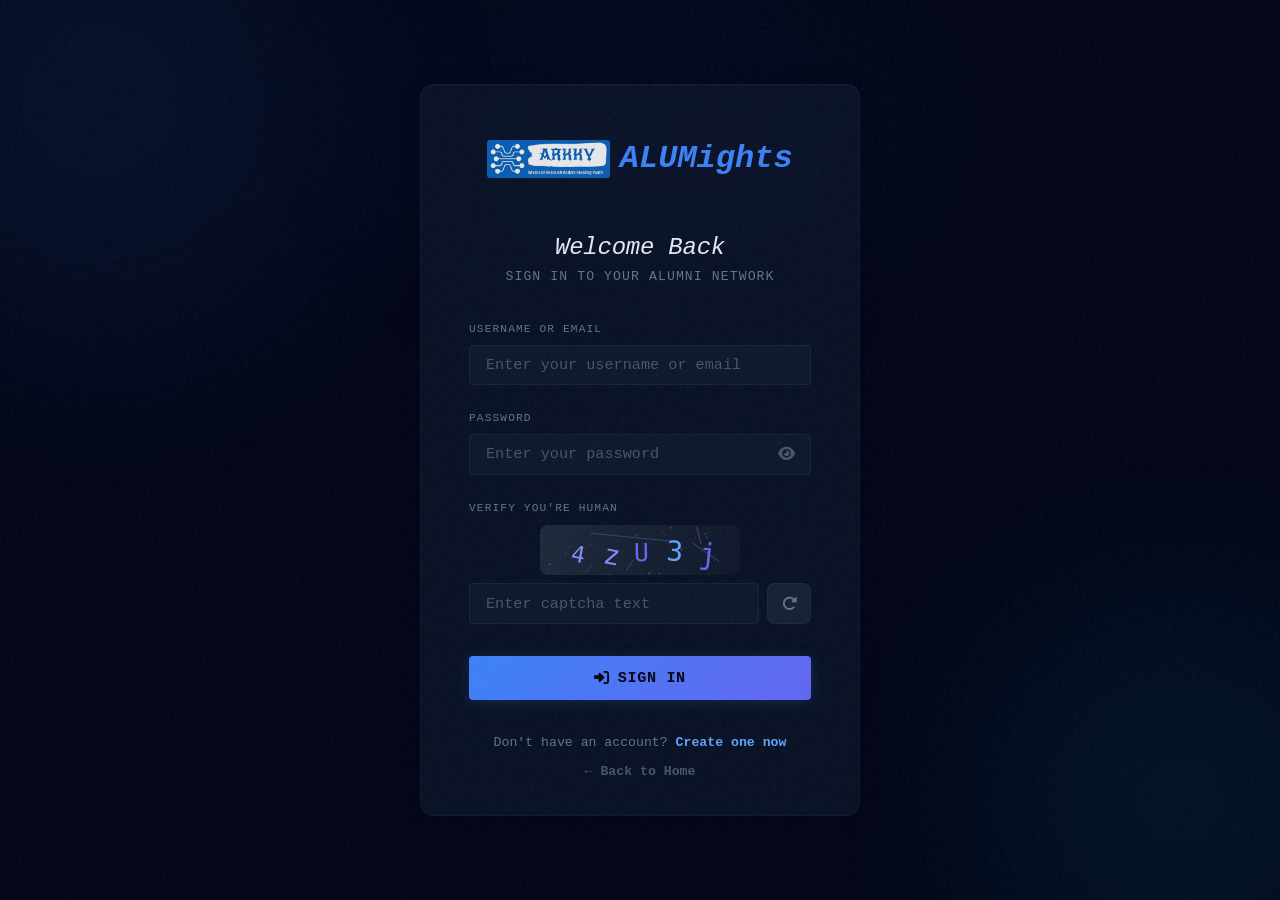
<file: login.html>
<!DOCTYPE html>
<html lang="en">

<head>
    <meta charset="UTF-8">
    <meta name="viewport" content="width=device-width, initial-scale=1.0">
    <title>Sign In — ALUMights</title>
    <meta name="description"
        content="Sign in to ALUMights alumni network to connect with your college batchmates and alumni.">
    <link rel="stylesheet" href="https://cdnjs.cloudflare.com/ajax/libs/font-awesome/6.6.0/css/all.min.css"
        crossorigin="anonymous" referrerpolicy="no-referrer">
    <link rel="stylesheet" href="css/common.css">
    <style>
        .auth-page {
            min-height: 100vh;
            display: flex;
            align-items: center;
            justify-content: center;
            padding: var(--sp-xl);
            position: relative;
            overflow: hidden;
        }

        /* Warm atmospheric orbs */
        .auth-page::before,
        .auth-page::after {
            content: '';
            position: absolute;
            border-radius: 50%;
            filter: blur(100px);
            opacity: 0.08;
            pointer-events: none;
        }

        .auth-page::before {
            width: 500px;
            height: 500px;
            background: var(--clr-accent);
            top: -150px;
            left: -150px;
            animation: float 12s ease-in-out infinite alternate;
        }

        .auth-page::after {
            width: 400px;
            height: 400px;
            background: var(--clr-secondary);
            bottom: -100px;
            right: -100px;
            animation: float 15s ease-in-out infinite alternate-reverse;
        }

        @keyframes float {
            from {
                transform: translate(0, 0);
            }

            to {
                transform: translate(30px, 20px);
            }
        }

        .auth-card {
            width: 100%;
            max-width: 440px;
            padding: var(--sp-2xl) var(--sp-2xl) var(--sp-xl);
            position: relative;
            z-index: 1;
            animation: fadeInUp 0.6s var(--ease-smooth);
        }

        .auth-brand {
            display: flex;
            align-items: center;
            justify-content: center;
            gap: 10px;
            margin-bottom: var(--sp-2xl);
        }

        .auth-brand img {
            height: 38px;
            border-radius: 3px;
            opacity: 0.9;
        }

        .auth-brand span {
            font-family: var(--ff-display);
            font-size: var(--fs-2xl);
            font-weight: var(--fw-bold);
            font-style: italic;
            color: var(--clr-accent);
        }

        .auth-title {
            font-family: var(--ff-display);
            font-size: var(--fs-xl);
            font-weight: var(--fw-medium);
            font-style: italic;
            color: var(--clr-text-heading);
            text-align: center;
            margin-bottom: var(--sp-xs);
        }

        .auth-subtitle {
            text-align: center;
            color: var(--clr-text-muted);
            font-family: var(--ff-mono);
            font-size: var(--fs-xs);
            letter-spacing: 0.08em;
            text-transform: uppercase;
            font-size: var(--fs-sm);
            margin-bottom: var(--sp-xl);
        }

        .password-wrapper {
            position: relative;
        }

        .password-toggle {
            position: absolute;
            right: 12px;
            top: 50%;
            transform: translateY(-50%);
            color: var(--clr-text-dim);
            cursor: pointer;
            padding: 4px;
            transition: color var(--transition-fast);
        }

        .password-toggle:hover {
            color: var(--clr-text);
        }

        .captcha-row {
            display: flex;
            gap: var(--sp-sm);
            align-items: stretch;
        }

        .captcha-row input {
            flex: 1;
        }

        .captcha-refresh-btn {
            width: 44px;
            display: flex;
            align-items: center;
            justify-content: center;
            background: rgba(148, 163, 184, 0.1);
            border: 1px solid var(--clr-border);
            border-radius: var(--radius-md);
            color: var(--clr-text-muted);
            transition: all var(--transition-fast);
        }

        .captcha-refresh-btn:hover {
            background: var(--clr-bg-hover);
            color: var(--clr-accent-light);
        }

        .captcha-canvas {
            margin: var(--sp-sm) 0;
            border-radius: var(--radius-md);
            overflow: hidden;
        }

        .auth-actions {
            margin-top: var(--sp-xl);
            display: flex;
            flex-direction: column;
            gap: var(--sp-sm);
        }

        .auth-footer {
            text-align: center;
            margin-top: var(--sp-xl);
            font-size: var(--fs-sm);
            color: var(--clr-text-muted);
        }

        .auth-footer a {
            font-weight: var(--fw-semibold);
        }

        .form-message {
            padding: var(--sp-md);
            border-radius: var(--radius-md);
            font-size: var(--fs-sm);
            margin-bottom: var(--sp-md);
            display: none;
        }

        .form-message.error {
            display: block;
            background: rgba(239, 68, 68, 0.1);
            border: 1px solid rgba(239, 68, 68, 0.3);
            color: #fca5a5;
        }

        .form-message.success {
            display: block;
            background: rgba(34, 197, 94, 0.1);
            border: 1px solid rgba(34, 197, 94, 0.3);
            color: #86efac;
        }
    </style>
</head>

<body>
    <div class="auth-page">
        <div class="auth-card glass">
            <div class="auth-brand">
                <img src="images/logoHome.jpeg" alt="ALUMights">
                <span>ALUMights</span>
            </div>

            <h1 class="auth-title">Welcome Back</h1>
            <p class="auth-subtitle">Sign in to your alumni network</p>

            <div class="form-message" id="form-message"></div>

            <form id="login-form" onsubmit="handleLogin(event)">
                <div class="form-group">
                    <label class="form-label" for="username">Username or Email</label>
                    <input type="text" class="form-control" id="username" placeholder="Enter your username or email"
                        required autocomplete="username">
                </div>

                <div class="form-group">
                    <label class="form-label" for="password">Password</label>
                    <div class="password-wrapper">
                        <input type="password" class="form-control" id="password" placeholder="Enter your password"
                            required autocomplete="current-password">
                        <i class="fa-solid fa-eye password-toggle" id="toggle-password" onclick="togglePassword()"></i>
                    </div>
                </div>

                <div class="form-group">
                    <label class="form-label">Verify you're human</label>
                    <div class="captcha-canvas" id="captcha-preview"></div>
                    <div class="captcha-row">
                        <input type="text" class="form-control" id="captcha-input" placeholder="Enter captcha text"
                            required>
                        <button type="button" class="captcha-refresh-btn" onclick="Captcha.render('captcha-preview')"
                            title="Refresh captcha">
                            <i class="fa-solid fa-rotate-right"></i>
                        </button>
                    </div>
                </div>

                <div class="auth-actions">
                    <button type="submit" class="btn btn-primary btn-lg btn-block" id="login-btn">
                        <i class="fa-solid fa-right-to-bracket"></i> Sign In
                    </button>
                </div>
            </form>

            <div class="auth-footer">
                <p>Don't have an account? <a href="register.html">Create one now</a></p>
                <p style="margin-top: 8px;"><a href="index.html" style="color: var(--clr-text-dim);">← Back to Home</a>
                </p>
            </div>
        </div>
    </div>

    <script src="js/auth.js"></script>
    <script src="js/captcha.js"></script>
    <script src="js/utils.js"></script>
    <script>
        // Initialize
        Auth.seedSampleUsers();
        Captcha.render('captcha-preview');

        // Check if redirected with message
        const urlParams = new URLSearchParams(window.location.search);
        const msg = urlParams.get('msg');
        if (msg) {
            const msgEl = document.getElementById('form-message');
            msgEl.textContent = decodeURIComponent(msg);
            msgEl.classList.add('success');
        }

        function togglePassword() {
            const input = document.getElementById('password');
            const icon = document.getElementById('toggle-password');
            if (input.type === 'password') {
                input.type = 'text';
                icon.classList.replace('fa-eye', 'fa-eye-slash');
            } else {
                input.type = 'password';
                icon.classList.replace('fa-eye-slash', 'fa-eye');
            }
        }

        function handleLogin(e) {
            e.preventDefault();
            const msgEl = document.getElementById('form-message');

            const username = document.getElementById('username').value.trim();
            const password = document.getElementById('password').value;
            const captchaInput = document.getElementById('captcha-input').value;

            // Validate captcha
            if (!Captcha.validate(captchaInput)) {
                msgEl.textContent = 'Captcha is incorrect. Please try again.';
                msgEl.className = 'form-message error';
                Captcha.render('captcha-preview');
                document.getElementById('captcha-input').value = '';
                return;
            }

            const result = Auth.login(username, password);

            if (result.success) {
                msgEl.textContent = result.message;
                msgEl.className = 'form-message success';
                setTimeout(() => window.location.href = 'index.html', 600);
            } else {
                msgEl.textContent = result.message;
                msgEl.className = 'form-message error';
                Captcha.render('captcha-preview');
                document.getElementById('captcha-input').value = '';
            }
        }
    </script>
</body>

</html>
</file>
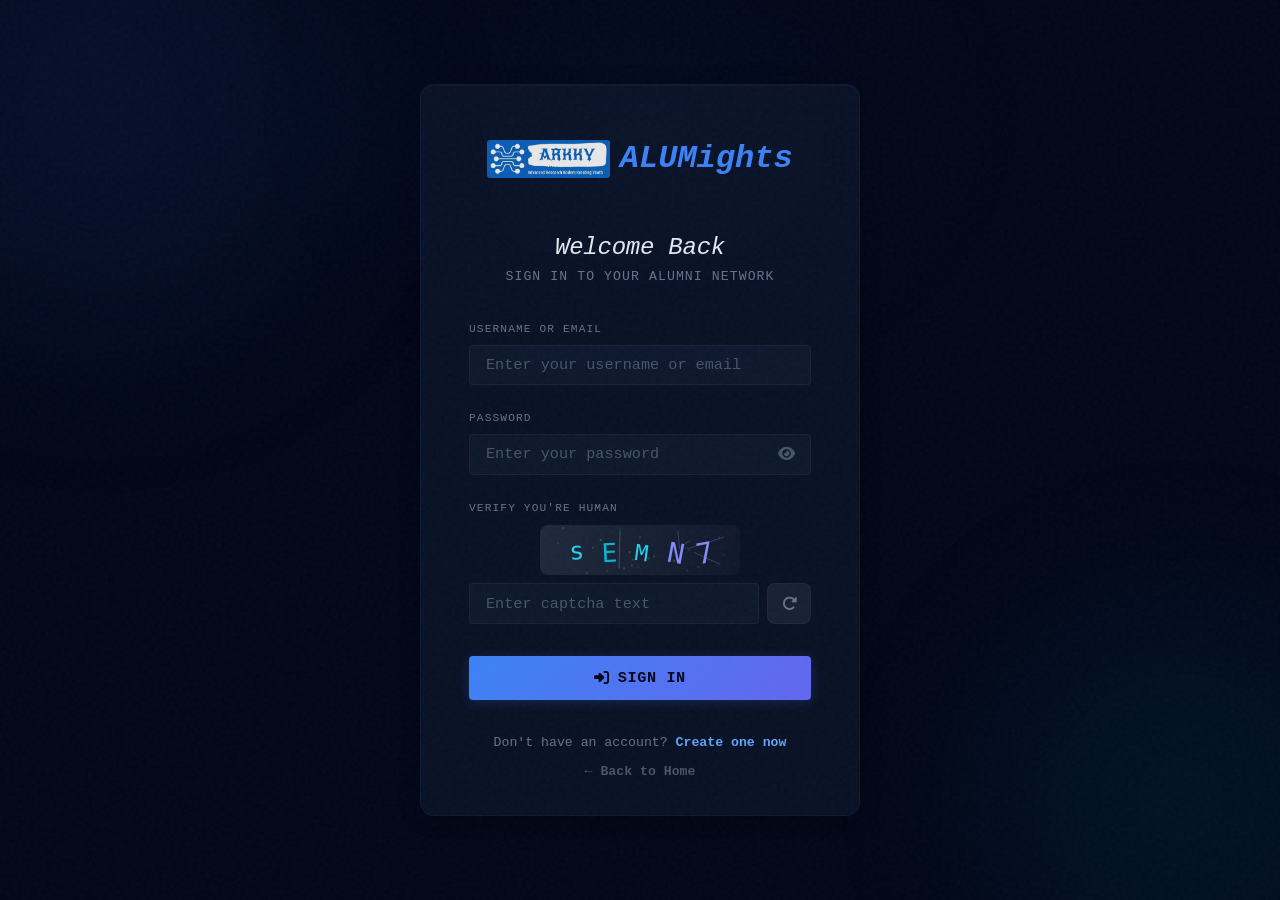
<file: profile.html>
<!DOCTYPE html>
<html lang="en">

<head>
    <meta charset="UTF-8">
    <meta name="viewport" content="width=device-width, initial-scale=1.0">
    <title>My Profile — ALUMights</title>
    <meta name="description" content="View and edit your ALUMights alumni profile.">
    <link rel="stylesheet" href="https://cdnjs.cloudflare.com/ajax/libs/font-awesome/6.6.0/css/all.min.css"
        crossorigin="anonymous" referrerpolicy="no-referrer">
    <link rel="stylesheet" href="css/common.css">
    <style>
        .profile-page {
            max-width: 800px;
            margin: 0 auto;
            padding: var(--sp-xl) var(--sp-lg);
        }

        .profile-hero {
            position: relative;
            padding: var(--sp-2xl);
            text-align: center;
            overflow: hidden;
        }

        .profile-hero::before {
            content: '';
            position: absolute;
            top: 0;
            left: 0;
            right: 0;
            height: 120px;
            background: var(--clr-accent-gradient);
            opacity: 0.15;
            border-radius: var(--radius-lg) var(--radius-lg) 0 0;
        }

        .profile-hero .avatar {
            position: relative;
            margin: 0 auto var(--sp-lg);
            border: 3px solid var(--clr-accent);
            box-shadow: var(--shadow-glow);
        }

        .profile-hero h1 {
            font-family: var(--ff-display);
            font-size: var(--fs-2xl);
            color: var(--clr-text-heading);
        }

        .profile-hero .username {
            color: var(--clr-text-dim);
            font-size: var(--fs-sm);
            margin-top: 2px;
        }

        .profile-hero .bio {
            color: var(--clr-text-muted);
            font-size: var(--fs-base);
            margin-top: var(--sp-md);
            max-width: 500px;
            margin-left: auto;
            margin-right: auto;
            line-height: 1.7;
        }

        .profile-badges {
            display: flex;
            gap: var(--sp-sm);
            justify-content: center;
            margin-top: var(--sp-lg);
            flex-wrap: wrap;
        }

        .profile-info-grid {
            display: grid;
            grid-template-columns: repeat(auto-fit, minmax(180px, 1fr));
            gap: var(--sp-md);
            margin-top: var(--sp-xl);
        }

        .info-item {
            text-align: center;
            padding: var(--sp-md);
            background: var(--clr-bg-input);
            border-radius: var(--radius-md);
        }

        .info-item i {
            color: var(--clr-accent-light);
            font-size: var(--fs-lg);
            margin-bottom: 6px;
        }

        .info-item .label {
            display: block;
            font-size: var(--fs-xs);
            color: var(--clr-text-dim);
            margin-bottom: 4px;
        }

        .info-item .value {
            font-size: var(--fs-sm);
            font-weight: var(--fw-medium);
            color: var(--clr-text);
        }

        .profile-actions {
            display: flex;
            justify-content: center;
            gap: var(--sp-md);
            margin-top: var(--sp-xl);
        }

        /* Edit Form */
        .edit-section {
            margin-top: var(--sp-xl);
            padding: var(--sp-xl);
            display: none;
        }

        .edit-section.show {
            display: block;
            animation: fadeInUp 0.3s var(--ease-smooth);
        }

        .edit-section h2 {
            font-family: var(--ff-display);
            font-size: var(--fs-lg);
            color: var(--clr-text-heading);
            margin-bottom: var(--sp-lg);
        }

        .form-row {
            display: grid;
            grid-template-columns: 1fr 1fr;
            gap: var(--sp-md);
        }

        @media (max-width: 520px) {
            .form-row {
                grid-template-columns: 1fr;
            }
        }

        .edit-actions {
            display: flex;
            justify-content: flex-end;
            gap: var(--sp-sm);
            margin-top: var(--sp-xl);
        }

        /* User Posts Section */
        .user-posts-section {
            margin-top: var(--sp-xl);
        }

        .section-title {
            font-family: var(--ff-display);
            font-size: var(--fs-lg);
            color: var(--clr-text-heading);
            margin-bottom: var(--sp-lg);
            display: flex;
            align-items: center;
            gap: var(--sp-sm);
        }

        .post-card {
            padding: var(--sp-lg);
            margin-bottom: var(--sp-md);
        }

        .post-header {
            display: flex;
            gap: var(--sp-md);
            align-items: center;
            margin-bottom: var(--sp-md);
        }

        .post-meta {
            flex: 1;
        }

        .post-author {
            font-size: var(--fs-base);
            font-weight: var(--fw-semibold);
            color: var(--clr-text-heading);
        }

        .post-info {
            font-size: var(--fs-xs);
            color: var(--clr-text-dim);
        }

        .post-content p {
            color: var(--clr-text);
            line-height: 1.7;
            font-size: var(--fs-sm);
            white-space: pre-wrap;
        }

        .post-stats {
            display: flex;
            justify-content: space-between;
            padding: var(--sp-sm) 0;
            margin-top: var(--sp-md);
            border-top: 1px solid var(--clr-border);
            font-size: var(--fs-xs);
            color: var(--clr-text-dim);
        }
    </style>
</head>

<body>
    <div id="navbar-mount"></div>

    <div class="profile-page" id="profile-content">
        <!-- Rendered by JS -->
    </div>

    <div id="footer-mount"></div>

    <script src="js/auth.js"></script>
    <script src="js/captcha.js"></script>
    <script src="js/utils.js"></script>
    <script src="js/feed.js"></script>
    <script>
        Auth.seedSampleUsers();
        Feed.seedSamplePosts();
        Utils.initPage('');

        // Check if viewing another user via query param
        const urlParams = new URLSearchParams(window.location.search);
        const viewUserId = urlParams.get('id');

        let profileUser = null;
        let isOwnProfile = false;

        if (viewUserId) {
            const allUsers = Auth.getUsers();
            profileUser = allUsers.find(u => u.id === viewUserId);
            isOwnProfile = Auth.getCurrentUser() && Auth.getCurrentUser().id === viewUserId;
        } else {
            if (!Auth.requireAuth()) { /* redirects */ }
            profileUser = Auth.getCurrentUser();
            isOwnProfile = true;
        }

        function renderProfile() {
            if (!profileUser) {
                document.getElementById('profile-content').innerHTML = `
                    <div class="glass" style="text-align:center; padding: var(--sp-3xl);">
                        <i class="fa-solid fa-user-slash" style="font-size:3rem; color:var(--clr-text-dim); margin-bottom:var(--sp-md);"></i>
                        <h2 style="color:var(--clr-text-heading);">User Not Found</h2>
                        <p style="color:var(--clr-text-muted); margin:var(--sp-md) 0;">This profile doesn't exist.</p>
                        <a href="directory.html" class="btn btn-primary">Browse Directory</a>
                    </div>`;
                return;
            }

            const userPosts = Feed.getPosts().filter(p => p.authorId === profileUser.id);

            let postsHTML = '';
            if (userPosts.length === 0) {
                postsHTML = `<div style="text-align:center; padding:var(--sp-2xl); color:var(--clr-text-dim);">
                    <i class="fa-solid fa-file-lines" style="font-size:2rem; margin-bottom:var(--sp-sm);"></i>
                    <p>No posts yet</p>
                </div>`;
            } else {
                userPosts.forEach(post => {
                    postsHTML += `
                    <div class="post-card glass">
                        <div class="post-header">
                            <div class="avatar">${Utils.getInitials(post.authorName)}</div>
                            <div class="post-meta">
                                <h3 class="post-author">${Utils.escapeHTML(post.authorName)}</h3>
                                <span class="post-info">${Utils.timeAgo(post.createdAt)}</span>
                            </div>
                        </div>
                        <div class="post-content"><p>${Utils.escapeHTML(post.content)}</p></div>
                        <div class="post-stats">
                            <span>${post.likes.length} likes</span>
                            <span>${post.comments.length} comments</span>
                        </div>
                    </div>`;
                });
            }

            const editBtnHTML = isOwnProfile
                ? `<button class="btn btn-secondary" onclick="toggleEdit()"><i class="fa-solid fa-pen-to-square"></i> Edit Profile</button>`
                : '';

            document.getElementById('profile-content').innerHTML = `
                <div class="profile-hero glass animate-in">
                    <div class="avatar avatar-xl">${Utils.getInitials(profileUser.fullName)}</div>
                    <h1>${Utils.escapeHTML(profileUser.fullName)}</h1>
                    <p class="username">@${Utils.escapeHTML(profileUser.username)}</p>
                    ${profileUser.bio ? `<p class="bio">${Utils.escapeHTML(profileUser.bio)}</p>` : ''}
                    <div class="profile-badges">
                        ${profileUser.college ? `<span class="badge"><i class="fa-solid fa-building-columns" style="margin-right:4px;"></i> ${Utils.escapeHTML(profileUser.college)}</span>` : ''}
                        ${profileUser.course ? `<span class="badge">${Utils.escapeHTML(profileUser.course)}</span>` : ''}
                        ${profileUser.gradYear ? `<span class="badge badge-success">Class of ${profileUser.gradYear}</span>` : ''}
                    </div>
                    <div class="profile-info-grid">
                        <div class="info-item">
                            <i class="fa-solid fa-users"></i>
                            <span class="label">Connections</span>
                            <span class="value">${profileUser.connections || 0}</span>
                        </div>
                        <div class="info-item">
                            <i class="fa-solid fa-newspaper"></i>
                            <span class="label">Posts</span>
                            <span class="value">${userPosts.length}</span>
                        </div>
                        <div class="info-item">
                            <i class="fa-solid fa-calendar-check"></i>
                            <span class="label">Joined</span>
                            <span class="value">${Utils.formatDate(profileUser.joinedAt)}</span>
                        </div>
                        <div class="info-item">
                            <i class="fa-solid fa-envelope"></i>
                            <span class="label">Email</span>
                            <span class="value">${Utils.escapeHTML(profileUser.email)}</span>
                        </div>
                    </div>
                    <div class="profile-actions">
                        ${editBtnHTML}
                    </div>
                </div>

                ${isOwnProfile ? `
                <div class="edit-section glass" id="edit-section">
                    <h2><i class="fa-solid fa-pen-to-square"></i> Edit Profile</h2>
                    <div class="form-row">
                        <div class="form-group">
                            <label class="form-label" for="edit-fullName">Full Name</label>
                            <input type="text" class="form-control" id="edit-fullName" value="${Utils.escapeHTML(profileUser.fullName)}">
                        </div>
                        <div class="form-group">
                            <label class="form-label" for="edit-college">College</label>
                            <input type="text" class="form-control" id="edit-college" value="${Utils.escapeHTML(profileUser.college || '')}">
                        </div>
                    </div>
                    <div class="form-row">
                        <div class="form-group">
                            <label class="form-label" for="edit-course">Course</label>
                            <input type="text" class="form-control" id="edit-course" value="${Utils.escapeHTML(profileUser.course || '')}">
                        </div>
                        <div class="form-group">
                            <label class="form-label" for="edit-gradYear">Graduation Year</label>
                            <input type="text" class="form-control" id="edit-gradYear" value="${Utils.escapeHTML(profileUser.gradYear || '')}">
                        </div>
                    </div>
                    <div class="form-group">
                        <label class="form-label" for="edit-bio">Bio</label>
                        <textarea class="form-control" id="edit-bio" rows="3" style="resize:vertical;">${Utils.escapeHTML(profileUser.bio || '')}</textarea>
                    </div>
                    <div class="edit-actions">
                        <button class="btn btn-ghost" onclick="toggleEdit()">Cancel</button>
                        <button class="btn btn-primary" onclick="saveProfile()"><i class="fa-solid fa-check"></i> Save Changes</button>
                    </div>
                </div>` : ''}

                <div class="user-posts-section">
                    <h2 class="section-title"><i class="fa-solid fa-newspaper"></i> ${isOwnProfile ? 'My' : Utils.escapeHTML(profileUser.fullName.split(' ')[0]) + "'s"} Posts</h2>
                    ${postsHTML}
                </div>`;
        }

        function toggleEdit() {
            document.getElementById('edit-section').classList.toggle('show');
        }

        function saveProfile() {
            const updates = {
                fullName: document.getElementById('edit-fullName').value.trim(),
                college: document.getElementById('edit-college').value.trim(),
                course: document.getElementById('edit-course').value.trim(),
                gradYear: document.getElementById('edit-gradYear').value.trim(),
                bio: document.getElementById('edit-bio').value.trim()
            };

            if (!updates.fullName) {
                Utils.showToast('Full name cannot be empty.', 'error');
                return;
            }

            const result = Auth.updateProfile(updates);
            if (result.success) {
                Utils.showToast(result.message, 'success');
                profileUser = Auth.getCurrentUser();
                renderProfile();
                Utils.initPage('');
            } else {
                Utils.showToast(result.message, 'error');
            }
        }

        renderProfile();
    </script>
</body>

</html>
</file>
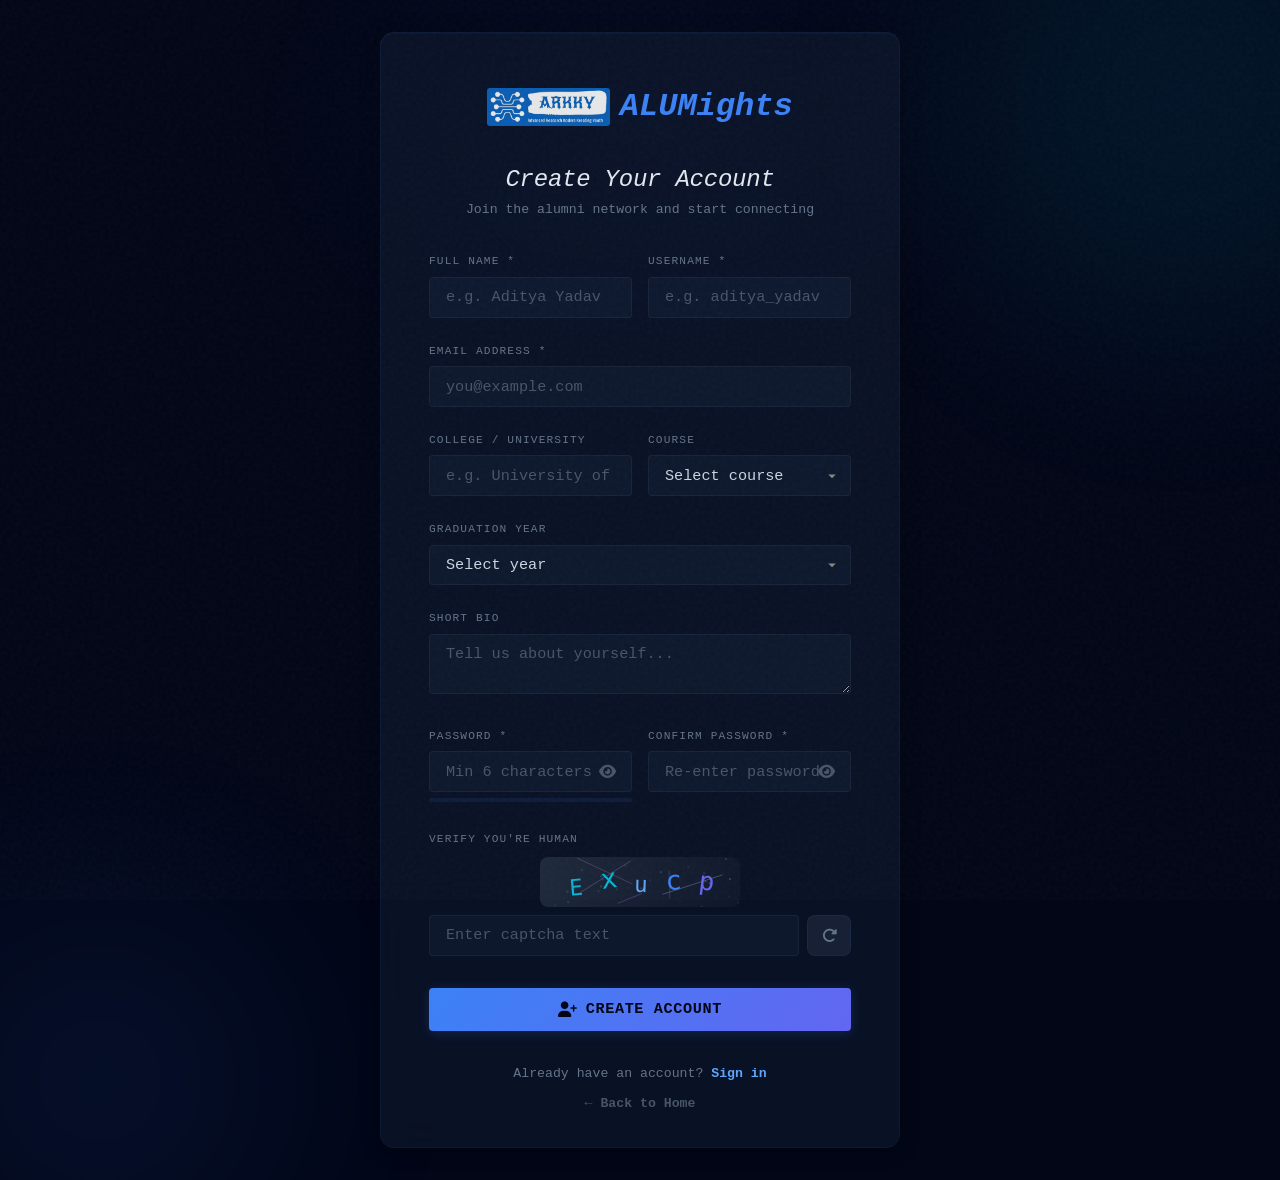
<file: register.html>
<!DOCTYPE html>
<html lang="en">

<head>
    <meta charset="UTF-8">
    <meta name="viewport" content="width=device-width, initial-scale=1.0">
    <title>Join ALUMights — Create Account</title>
    <meta name="description"
        content="Register on ALUMights to connect with alumni, discover batchmates, and grow your professional network.">
    <link rel="stylesheet" href="https://cdnjs.cloudflare.com/ajax/libs/font-awesome/6.6.0/css/all.min.css"
        crossorigin="anonymous" referrerpolicy="no-referrer">
    <link rel="stylesheet" href="css/common.css">
    <style>
        .auth-page {
            min-height: 100vh;
            display: flex;
            align-items: center;
            justify-content: center;
            padding: var(--sp-xl);
            position: relative;
            overflow: hidden;
        }

        .auth-page::before,
        .auth-page::after {
            content: '';
            position: absolute;
            border-radius: 50%;
            filter: blur(100px);
            opacity: 0.08;
            pointer-events: none;
        }

        .auth-page::before {
            width: 500px;
            height: 500px;
            background: var(--clr-secondary);
            top: -150px;
            right: -150px;
            animation: float 12s ease-in-out infinite alternate;
        }

        .auth-page::after {
            width: 400px;
            height: 400px;
            background: var(--clr-accent);
            bottom: -100px;
            left: -100px;
            animation: float 15s ease-in-out infinite alternate-reverse;
        }

        @keyframes float {
            from {
                transform: translate(0, 0);
            }

            to {
                transform: translate(30px, 20px);
            }
        }

        .auth-card {
            width: 100%;
            max-width: 520px;
            padding: var(--sp-2xl) var(--sp-2xl) var(--sp-xl);
            position: relative;
            z-index: 1;
            animation: fadeInUp 0.6s var(--ease-smooth);
        }

        .auth-brand {
            display: flex;
            align-items: center;
            justify-content: center;
            gap: 10px;
            margin-bottom: var(--sp-xl);
        }

        .auth-brand img {
            height: 38px;
            border-radius: 3px;
            opacity: 0.9;
        }

        .auth-brand span {
            font-family: var(--ff-display);
            font-size: var(--fs-2xl);
            font-weight: var(--fw-bold);
            font-style: italic;
            color: var(--clr-accent);
        }

        .auth-title {
            font-family: var(--ff-display);
            font-size: var(--fs-xl);
            font-weight: var(--fw-medium);
            font-style: italic;
            color: var(--clr-text-heading);
            text-align: center;
            margin-bottom: var(--sp-xs);
        }

        .auth-subtitle {
            text-align: center;
            color: var(--clr-text-muted);
            font-size: var(--fs-sm);
            margin-bottom: var(--sp-xl);
        }

        .form-row {
            display: grid;
            grid-template-columns: 1fr 1fr;
            gap: var(--sp-md);
        }

        @media (max-width: 520px) {
            .form-row {
                grid-template-columns: 1fr;
            }
        }

        .password-wrapper {
            position: relative;
        }

        .password-toggle {
            position: absolute;
            right: 12px;
            top: 50%;
            transform: translateY(-50%);
            color: var(--clr-text-dim);
            cursor: pointer;
            padding: 4px;
        }

        .password-toggle:hover {
            color: var(--clr-text);
        }

        .password-strength {
            height: 4px;
            border-radius: 2px;
            margin-top: 6px;
            background: var(--clr-border);
            overflow: hidden;
        }

        .password-strength-bar {
            height: 100%;
            border-radius: 2px;
            width: 0;
            transition: width 0.3s, background 0.3s;
        }

        .password-strength-text {
            font-size: var(--fs-xs);
            margin-top: 4px;
            color: var(--clr-text-dim);
        }

        .captcha-row {
            display: flex;
            gap: var(--sp-sm);
            align-items: stretch;
        }

        .captcha-row input {
            flex: 1;
        }

        .captcha-refresh-btn {
            width: 44px;
            display: flex;
            align-items: center;
            justify-content: center;
            background: rgba(148, 163, 184, 0.1);
            border: 1px solid var(--clr-border);
            border-radius: var(--radius-md);
            color: var(--clr-text-muted);
        }

        .captcha-refresh-btn:hover {
            background: var(--clr-bg-hover);
            color: var(--clr-accent-light);
        }

        .captcha-canvas {
            margin: var(--sp-sm) 0;
            border-radius: var(--radius-md);
            overflow: hidden;
        }

        .auth-actions {
            margin-top: var(--sp-xl);
            display: flex;
            flex-direction: column;
            gap: var(--sp-sm);
        }

        .auth-footer {
            text-align: center;
            margin-top: var(--sp-xl);
            font-size: var(--fs-sm);
            color: var(--clr-text-muted);
        }

        .auth-footer a {
            font-weight: var(--fw-semibold);
        }

        .form-message {
            padding: var(--sp-md);
            border-radius: var(--radius-md);
            font-size: var(--fs-sm);
            margin-bottom: var(--sp-md);
            display: none;
        }

        .form-message.error {
            display: block;
            background: rgba(239, 68, 68, 0.1);
            border: 1px solid rgba(239, 68, 68, 0.3);
            color: #fca5a5;
        }

        .form-message.success {
            display: block;
            background: rgba(34, 197, 94, 0.1);
            border: 1px solid rgba(34, 197, 94, 0.3);
            color: #86efac;
        }
    </style>
</head>

<body>
    <div class="auth-page">
        <div class="auth-card glass">
            <div class="auth-brand">
                <img src="images/logoHome.jpeg" alt="ALUMights">
                <span>ALUMights</span>
            </div>

            <h1 class="auth-title">Create Your Account</h1>
            <p class="auth-subtitle">Join the alumni network and start connecting</p>

            <div class="form-message" id="form-message"></div>

            <form id="register-form" onsubmit="handleRegister(event)">
                <div class="form-row">
                    <div class="form-group">
                        <label class="form-label" for="fullName">Full Name *</label>
                        <input type="text" class="form-control" id="fullName" placeholder="e.g. Aditya Yadav" required>
                    </div>
                    <div class="form-group">
                        <label class="form-label" for="username">Username *</label>
                        <input type="text" class="form-control" id="username" placeholder="e.g. aditya_yadav" required>
                    </div>
                </div>

                <div class="form-group">
                    <label class="form-label" for="email">Email Address *</label>
                    <input type="email" class="form-control" id="email" placeholder="you@example.com" required>
                </div>

                <div class="form-row">
                    <div class="form-group">
                        <label class="form-label" for="college">College / University</label>
                        <input type="text" class="form-control" id="college" placeholder="e.g. University of Delhi">
                    </div>
                    <div class="form-group">
                        <label class="form-label" for="course">Course</label>
                        <select class="form-control" id="course">
                            <option value="">Select course</option>
                            <option value="B.Tech CSE">B.Tech CSE</option>
                            <option value="B.Tech IT">B.Tech IT</option>
                            <option value="B.Tech ECE">B.Tech ECE</option>
                            <option value="B.Tech Mechanical">B.Tech Mechanical</option>
                            <option value="B.Tech Civil">B.Tech Civil</option>
                            <option value="M.Tech AI">M.Tech AI/ML</option>
                            <option value="M.Tech CSE">M.Tech CSE</option>
                            <option value="B.Sc. Physics">B.Sc. Physics</option>
                            <option value="M.Sc. Physics">M.Sc. Physics</option>
                            <option value="B.A.">B.A.</option>
                            <option value="M.A.">M.A.</option>
                            <option value="MBA">MBA</option>
                            <option value="Other">Other</option>
                        </select>
                    </div>
                </div>

                <div class="form-group">
                    <label class="form-label" for="gradYear">Graduation Year</label>
                    <select class="form-control" id="gradYear">
                        <option value="">Select year</option>
                        <script>
                            const sel = document.getElementById('gradYear');
                            for (let y = 2030; y >= 2000; y--) {
                                sel.innerHTML += `<option value="${y}">${y}</option>`;
                            }
                        </script>
                    </select>
                </div>

                <div class="form-group">
                    <label class="form-label" for="bio">Short Bio</label>
                    <textarea class="form-control" id="bio" rows="2" placeholder="Tell us about yourself..."
                        style="resize:vertical;min-height:60px;"></textarea>
                </div>

                <div class="form-row">
                    <div class="form-group">
                        <label class="form-label" for="password">Password *</label>
                        <div class="password-wrapper">
                            <input type="password" class="form-control" id="password" placeholder="Min 6 characters"
                                required oninput="checkPasswordStrength()">
                            <i class="fa-solid fa-eye password-toggle" onclick="togglePassword('password', this)"></i>
                        </div>
                        <div class="password-strength">
                            <div class="password-strength-bar" id="strength-bar"></div>
                        </div>
                        <div class="password-strength-text" id="strength-text"></div>
                    </div>
                    <div class="form-group">
                        <label class="form-label" for="confirmPassword">Confirm Password *</label>
                        <div class="password-wrapper">
                            <input type="password" class="form-control" id="confirmPassword"
                                placeholder="Re-enter password" required>
                            <i class="fa-solid fa-eye password-toggle"
                                onclick="togglePassword('confirmPassword', this)"></i>
                        </div>
                    </div>
                </div>

                <div class="form-group">
                    <label class="form-label">Verify you're human</label>
                    <div class="captcha-canvas" id="captcha-preview"></div>
                    <div class="captcha-row">
                        <input type="text" class="form-control" id="captcha-input" placeholder="Enter captcha text"
                            required>
                        <button type="button" class="captcha-refresh-btn" onclick="Captcha.render('captcha-preview')"
                            title="Refresh captcha">
                            <i class="fa-solid fa-rotate-right"></i>
                        </button>
                    </div>
                </div>

                <div class="auth-actions">
                    <button type="submit" class="btn btn-primary btn-lg btn-block">
                        <i class="fa-solid fa-user-plus"></i> Create Account
                    </button>
                </div>
            </form>

            <div class="auth-footer">
                <p>Already have an account? <a href="login.html">Sign in</a></p>
                <p style="margin-top: 8px;"><a href="index.html" style="color: var(--clr-text-dim);">← Back to Home</a>
                </p>
            </div>
        </div>
    </div>

    <script src="js/auth.js"></script>
    <script src="js/captcha.js"></script>
    <script src="js/utils.js"></script>
    <script>
        Auth.seedSampleUsers();
        Captcha.render('captcha-preview');

        function togglePassword(fieldId, icon) {
            const input = document.getElementById(fieldId);
            if (input.type === 'password') {
                input.type = 'text';
                icon.classList.replace('fa-eye', 'fa-eye-slash');
            } else {
                input.type = 'password';
                icon.classList.replace('fa-eye-slash', 'fa-eye');
            }
        }

        function checkPasswordStrength() {
            const pw = document.getElementById('password').value;
            const bar = document.getElementById('strength-bar');
            const text = document.getElementById('strength-text');

            let score = 0;
            if (pw.length >= 6) score++;
            if (pw.length >= 10) score++;
            if (/[A-Z]/.test(pw)) score++;
            if (/[0-9]/.test(pw)) score++;
            if (/[^A-Za-z0-9]/.test(pw)) score++;

            const labels = ['', 'Weak', 'Fair', 'Good', 'Strong', 'Very Strong'];
            const colors = ['', '#ef4444', '#f59e0b', '#eab308', '#22c55e', '#06b6d4'];
            const widths = ['0%', '20%', '40%', '60%', '80%', '100%'];

            bar.style.width = widths[score];
            bar.style.background = colors[score];
            text.textContent = labels[score];
            text.style.color = colors[score];
        }

        function handleRegister(e) {
            e.preventDefault();
            const msgEl = document.getElementById('form-message');

            const password = document.getElementById('password').value;
            const confirmPassword = document.getElementById('confirmPassword').value;

            if (password !== confirmPassword) {
                msgEl.textContent = 'Passwords do not match.';
                msgEl.className = 'form-message error';
                return;
            }

            const captchaInput = document.getElementById('captcha-input').value;
            if (!Captcha.validate(captchaInput)) {
                msgEl.textContent = 'Captcha is incorrect. Please try again.';
                msgEl.className = 'form-message error';
                Captcha.render('captcha-preview');
                document.getElementById('captcha-input').value = '';
                return;
            }

            const data = {
                fullName: document.getElementById('fullName').value,
                username: document.getElementById('username').value,
                email: document.getElementById('email').value,
                password: password,
                college: document.getElementById('college').value,
                course: document.getElementById('course').value,
                gradYear: document.getElementById('gradYear').value,
                bio: document.getElementById('bio').value
            };

            const result = Auth.register(data);

            if (result.success) {
                msgEl.textContent = result.message;
                msgEl.className = 'form-message success';
                setTimeout(() => {
                    window.location.href = `login.html?msg=${encodeURIComponent(result.message)}`;
                }, 800);
            } else {
                msgEl.textContent = result.message;
                msgEl.className = 'form-message error';
            }
        }
    </script>
</body>

</html>
</file>
<file: css/common.css>
/* ============================================
   ALUMights — Global Styles
   "Midnight Observatory" — Cosmic dark + Gold
   ============================================ */
@import url('variables.css');

/* ---- Reset ---- */
*,
*::before,
*::after {
    margin: 0;
    padding: 0;
    box-sizing: border-box;
}

html {
    scroll-behavior: smooth;
    -webkit-font-smoothing: antialiased;
    -moz-osx-font-smoothing: grayscale;
}

body {
    font-family: var(--ff-body);
    font-size: var(--fs-base);
    color: var(--clr-text);
    background: var(--clr-bg-void);
    min-height: 100vh;
    line-height: 1.65;
    overflow-x: hidden;
    position: relative;
}

/* Grain overlay for atmospheric texture */
body::before {
    content: '';
    position: fixed;
    top: 0;
    left: 0;
    width: 100%;
    height: 100%;
    pointer-events: none;
    z-index: 9998;
    opacity: 0.035;
    background-image: url("data:image/svg+xml,%3Csvg viewBox='0 0 256 256' xmlns='http://www.w3.org/2000/svg'%3E%3Cfilter id='noise'%3E%3CfeTurbulence type='fractalNoise' baseFrequency='0.9' numOctaves='4' stitchTiles='stitch'/%3E%3C/filter%3E%3Crect width='100%25' height='100%25' filter='url(%23noise)'/%3E%3C/svg%3E");
}

/* Subtle radial glow behind content */
body::after {
    content: '';
    position: fixed;
    top: -20%;
    left: 50%;
    transform: translateX(-50%);
    width: 800px;
    height: 600px;
    background: radial-gradient(ellipse, rgba(59, 130, 246, 0.04) 0%, transparent 70%);
    pointer-events: none;
    z-index: -1;
}

/* ---- Base Elements ---- */
a {
    color: var(--clr-text-link);
    text-decoration: none;
    transition: color var(--transition-fast);
}

a:hover {
    color: var(--clr-accent);
}

img {
    max-width: 100%;
    height: auto;
    display: block;
}

ul,
ol {
    list-style: none;
}

button,
input,
select,
textarea {
    font-family: inherit;
    font-size: inherit;
    color: inherit;
    outline: none;
    border: none;
    background: none;
}

button {
    cursor: pointer;
}

h1,
h2,
h3,
h4,
h5 {
    font-family: var(--ff-display);
    color: var(--clr-text-heading);
    line-height: 1.2;
    letter-spacing: -0.01em;
}

/* ---- Utility Classes ---- */
.container {
    width: 100%;
    max-width: var(--container-max);
    margin: 0 auto;
    padding: 0 var(--sp-lg);
}

.glass {
    background: var(--glass-bg);
    backdrop-filter: var(--glass-blur);
    -webkit-backdrop-filter: var(--glass-blur);
    border: var(--glass-border);
    border-radius: var(--radius-lg);
    box-shadow: var(--shadow-card);
}

.sr-only {
    position: absolute;
    width: 1px;
    height: 1px;
    padding: 0;
    margin: -1px;
    overflow: hidden;
    clip: rect(0, 0, 0, 0);
    border: 0;
}

/* ---- Buttons ---- */
.btn {
    display: inline-flex;
    align-items: center;
    justify-content: center;
    gap: var(--sp-sm);
    padding: 0.6rem 1.4rem;
    border-radius: var(--radius-sm);
    font-family: var(--ff-body);
    font-weight: var(--fw-semibold);
    font-size: var(--fs-sm);
    letter-spacing: 0.04em;
    text-transform: uppercase;
    transition: all var(--transition-base);
    position: relative;
    overflow: hidden;
    white-space: nowrap;
}

.btn-primary {
    background: var(--clr-accent-gradient);
    color: var(--clr-bg-void);
    box-shadow: 0 2px 12px rgba(59, 130, 246, 0.2);
}

.btn-primary:hover {
    transform: translateY(-2px);
    box-shadow: var(--shadow-glow);
    color: var(--clr-bg-void);
}

.btn-secondary {
    background: transparent;
    color: var(--clr-accent-light);
    border: 1px solid rgba(59, 130, 246, 0.25);
}

.btn-secondary:hover {
    background: rgba(59, 130, 246, 0.08);
    border-color: rgba(59, 130, 246, 0.4);
    color: var(--clr-accent);
}

.btn-ghost {
    color: var(--clr-text-muted);
    padding: 0.5rem 0.75rem;
    text-transform: none;
    letter-spacing: 0;
}

.btn-ghost:hover {
    color: var(--clr-text);
    background: var(--clr-bg-hover);
}

.btn-danger {
    background: var(--clr-danger);
    color: #fff;
}

.btn-sm {
    padding: 0.35rem 0.9rem;
    font-size: var(--fs-xs);
}

.btn-lg {
    padding: 0.8rem 2rem;
    font-size: var(--fs-base);
}

.btn-block {
    width: 100%;
}

/* ---- Form Controls ---- */
.form-group {
    margin-bottom: var(--sp-lg);
}

.form-label {
    display: block;
    font-family: var(--ff-mono);
    font-size: var(--fs-xs);
    font-weight: var(--fw-normal);
    color: var(--clr-text-muted);
    margin-bottom: 6px;
    text-transform: uppercase;
    letter-spacing: 0.1em;
}

.form-control {
    width: 100%;
    padding: 0.65rem 1rem;
    background: var(--clr-bg-input);
    border: 1px solid var(--clr-border-subtle);
    border-radius: var(--radius-sm);
    color: var(--clr-text);
    font-size: var(--fs-base);
    font-family: var(--ff-body);
    transition: border-color var(--transition-fast), box-shadow var(--transition-fast);
}

.form-control:focus {
    border-color: var(--clr-accent-dim);
    box-shadow: 0 0 0 3px var(--clr-accent-glow);
}

.form-control::placeholder {
    color: var(--clr-text-dim);
}

.form-control.error {
    border-color: var(--clr-danger);
    box-shadow: 0 0 0 3px rgba(248, 113, 113, 0.15);
}

.form-error {
    font-size: var(--fs-xs);
    color: var(--clr-danger);
    margin-top: 4px;
    display: none;
}

.form-error.visible {
    display: block;
}

select.form-control {
    appearance: none;
    background-image: url("data:image/svg+xml,%3Csvg xmlns='http://www.w3.org/2000/svg' width='12' height='12' fill='%238a8780' viewBox='0 0 16 16'%3E%3Cpath d='M8 11L3 6h10z'/%3E%3C/svg%3E");
    background-repeat: no-repeat;
    background-position: right 12px center;
    padding-right: 2.5rem;
}

/* ---- Navbar ---- */
.navbar {
    position: sticky;
    top: 0;
    z-index: 1000;
    height: var(--navbar-h);
    background: rgba(5, 5, 8, 0.88);
    backdrop-filter: blur(24px) saturate(1.2);
    -webkit-backdrop-filter: blur(24px) saturate(1.2);
    border-bottom: 1px solid var(--clr-border);
    display: flex;
    align-items: center;
    padding: 0 var(--sp-xl);
}

.navbar .container {
    display: flex;
    align-items: center;
    justify-content: space-between;
    width: 100%;
    max-width: var(--container-max);
    margin: 0 auto;
}

.nav-brand {
    display: flex;
    align-items: center;
    gap: 10px;
    white-space: nowrap;
}

.nav-brand img {
    height: 36px;
    width: auto;
    border-radius: 3px;
    opacity: 0.9;
}

.nav-brand span {
    font-family: var(--ff-display);
    font-size: var(--fs-xl);
    font-weight: var(--fw-bold);
    color: var(--clr-accent);
    font-style: italic;
    letter-spacing: -0.02em;
}

.nav-search {
    flex: 1;
    max-width: 400px;
    margin: 0 var(--sp-xl);
    position: relative;
}

.nav-search input {
    width: 100%;
    padding: 0.5rem 1rem 0.5rem 2.4rem;
    background: rgba(20, 20, 32, 0.7);
    border: 1px solid var(--clr-border-subtle);
    border-radius: var(--radius-sm);
    color: var(--clr-text);
    font-size: var(--fs-sm);
    font-family: var(--ff-body);
    transition: border-color var(--transition-fast), box-shadow var(--transition-fast);
}

.nav-search input:focus {
    border-color: var(--clr-accent-dim);
    box-shadow: 0 0 0 3px var(--clr-accent-glow);
}

.nav-search input::placeholder {
    color: var(--clr-text-dim);
    font-family: var(--ff-mono);
    font-size: var(--fs-xs);
    letter-spacing: 0.03em;
}

.nav-search i {
    position: absolute;
    left: 10px;
    top: 50%;
    transform: translateY(-50%);
    color: var(--clr-text-dim);
    font-size: var(--fs-sm);
}

.nav-links {
    display: flex;
    align-items: center;
    gap: 2px;
}

.nav-links a {
    display: flex;
    flex-direction: column;
    align-items: center;
    gap: 2px;
    padding: var(--sp-sm) 0.75rem;
    color: var(--clr-text-dim);
    font-family: var(--ff-mono);
    font-size: 0.6rem;
    letter-spacing: 0.08em;
    text-transform: uppercase;
    border-radius: var(--radius-sm);
    transition: all var(--transition-fast);
    position: relative;
}

.nav-links a i {
    font-size: 1.1rem;
}

.nav-links a:hover,
.nav-links a.active {
    color: var(--clr-accent);
    background: var(--clr-bg-hover);
}

.nav-links a.active::after {
    content: '';
    position: absolute;
    bottom: 0;
    left: 50%;
    transform: translateX(-50%);
    width: 16px;
    height: 2px;
    background: var(--clr-accent);
    border-radius: 1px;
}

.nav-user {
    display: flex;
    align-items: center;
    gap: var(--sp-sm);
    margin-left: var(--sp-md);
}

.nav-avatar {
    width: 34px;
    height: 34px;
    border-radius: var(--radius-sm);
    background: var(--clr-accent-gradient);
    display: flex;
    align-items: center;
    justify-content: center;
    font-weight: var(--fw-bold);
    font-size: var(--fs-xs);
    font-family: var(--ff-mono);
    color: var(--clr-bg-void);
    cursor: pointer;
    transition: box-shadow var(--transition-fast);
}

.nav-avatar:hover {
    box-shadow: var(--shadow-glow);
}

.nav-auth-links {
    display: flex;
    gap: var(--sp-sm);
}

/* ---- User Dropdown ---- */
.user-dropdown {
    position: relative;
}

.dropdown-menu {
    position: absolute;
    top: calc(100% + 8px);
    right: 0;
    width: 220px;
    padding: var(--sp-sm);
    border-radius: var(--radius-md);
    background: var(--clr-bg-card-solid);
    border: 1px solid var(--clr-border);
    box-shadow: var(--shadow-lg);
    opacity: 0;
    visibility: hidden;
    transform: translateY(-6px);
    transition: all var(--transition-fast);
    z-index: 100;
}

.dropdown-menu.show {
    opacity: 1;
    visibility: visible;
    transform: translateY(0);
}

.dropdown-menu a,
.dropdown-menu button {
    display: flex;
    align-items: center;
    gap: var(--sp-sm);
    width: 100%;
    padding: var(--sp-sm) var(--sp-md);
    color: var(--clr-text-muted);
    font-size: var(--fs-sm);
    border-radius: var(--radius-sm);
    transition: all var(--transition-fast);
}

.dropdown-menu a:hover,
.dropdown-menu button:hover {
    color: var(--clr-accent-light);
    background: var(--clr-bg-hover);
}

.dropdown-divider {
    height: 1px;
    background: var(--clr-border);
    margin: var(--sp-xs) 0;
}

/* ---- Footer ---- */
.site-footer {
    margin-top: var(--sp-4xl);
    padding: var(--sp-3xl) 0 var(--sp-xl);
    background: var(--clr-bg-void);
    border-top: 1px solid var(--clr-border);
    position: relative;
}

.footer-grid {
    display: grid;
    grid-template-columns: 2fr 1fr 1fr 1fr;
    gap: var(--sp-2xl);
    max-width: var(--container-max);
    margin: 0 auto;
    padding: 0 var(--sp-lg);
}

.footer-brand p {
    color: var(--clr-text-dim);
    font-size: var(--fs-sm);
    margin-top: var(--sp-md);
    line-height: 1.8;
    max-width: 300px;
}

.footer-col h4 {
    font-family: var(--ff-mono);
    font-size: var(--fs-xs);
    font-weight: var(--fw-normal);
    color: var(--clr-accent-dim);
    margin-bottom: var(--sp-md);
    text-transform: uppercase;
    letter-spacing: 0.12em;
}

.footer-col a {
    display: block;
    color: var(--clr-text-dim);
    font-size: var(--fs-sm);
    padding: 3px 0;
    transition: color var(--transition-fast), padding-left var(--transition-fast);
}

.footer-col a:hover {
    color: var(--clr-accent-light);
    padding-left: 6px;
}

.footer-bottom {
    max-width: var(--container-max);
    margin: var(--sp-2xl) auto 0;
    padding: var(--sp-lg) var(--sp-lg) 0;
    border-top: 1px solid var(--clr-border);
    display: flex;
    justify-content: space-between;
    align-items: center;
    font-family: var(--ff-mono);
    font-size: var(--fs-xs);
    color: var(--clr-text-dim);
    letter-spacing: 0.03em;
}

.footer-social {
    display: flex;
    gap: var(--sp-md);
}

.footer-social a {
    color: var(--clr-text-dim);
    font-size: var(--fs-lg);
    transition: color var(--transition-fast), transform var(--transition-fast);
}

.footer-social a:hover {
    color: var(--clr-accent);
    transform: translateY(-2px);
}

/* ---- Cards ---- */
.card {
    background: var(--glass-bg);
    backdrop-filter: var(--glass-blur);
    -webkit-backdrop-filter: var(--glass-blur);
    border: var(--glass-border);
    border-radius: var(--radius-lg);
    box-shadow: var(--shadow-card);
    padding: var(--sp-lg);
    transition: transform var(--transition-base), box-shadow var(--transition-base);
}

.card:hover {
    transform: translateY(-3px);
    box-shadow: var(--shadow-lg);
}

/* ---- Avatar ---- */
.avatar {
    width: 40px;
    height: 40px;
    border-radius: var(--radius-sm);
    background: var(--clr-accent-gradient);
    display: flex;
    align-items: center;
    justify-content: center;
    font-weight: var(--fw-bold);
    font-size: var(--fs-xs);
    font-family: var(--ff-mono);
    color: var(--clr-bg-void);
    flex-shrink: 0;
}

.avatar-lg {
    width: 72px;
    height: 72px;
    font-size: var(--fs-xl);
    border-radius: var(--radius-md);
}

.avatar-xl {
    width: 110px;
    height: 110px;
    font-size: var(--fs-3xl);
    border-radius: var(--radius-lg);
}

/* ---- Badge ---- */
.badge {
    display: inline-flex;
    align-items: center;
    padding: 2px 10px;
    border-radius: var(--radius-sm);
    font-family: var(--ff-mono);
    font-size: 0.65rem;
    font-weight: var(--fw-normal);
    letter-spacing: 0.05em;
    text-transform: uppercase;
    background: rgba(59, 130, 246, 0.08);
    color: var(--clr-accent-light);
    border: 1px solid rgba(59, 130, 246, 0.12);
}

.badge-success {
    background: rgba(74, 222, 128, 0.08);
    color: var(--clr-success);
    border-color: rgba(74, 222, 128, 0.12);
}

/* ---- Toast Notifications ---- */
.toast-container {
    position: fixed;
    top: calc(var(--navbar-h) + var(--sp-md));
    right: var(--sp-lg);
    z-index: 9999;
    display: flex;
    flex-direction: column;
    gap: var(--sp-sm);
}

.toast {
    padding: var(--sp-md) var(--sp-lg);
    border-radius: var(--radius-md);
    background: var(--clr-bg-card-solid);
    border: 1px solid var(--clr-border);
    box-shadow: var(--shadow-lg);
    font-size: var(--fs-sm);
    color: var(--clr-text);
    display: flex;
    align-items: center;
    gap: var(--sp-sm);
    animation: slideInRight 0.3s var(--ease-smooth), fadeOut 0.3s var(--ease-smooth) 2.7s forwards;
    min-width: 280px;
}

.toast-success {
    border-left: 3px solid var(--clr-success);
}

.toast-error {
    border-left: 3px solid var(--clr-danger);
}

.toast-info {
    border-left: 3px solid var(--clr-info);
}

/* ---- Animations ---- */
@keyframes fadeInUp {
    from {
        opacity: 0;
        transform: translateY(24px);
    }

    to {
        opacity: 1;
        transform: translateY(0);
    }
}

@keyframes fadeInDown {
    from {
        opacity: 0;
        transform: translateY(-20px);
    }

    to {
        opacity: 1;
        transform: translateY(0);
    }
}

@keyframes slideInRight {
    from {
        opacity: 0;
        transform: translateX(50px);
    }

    to {
        opacity: 1;
        transform: translateX(0);
    }
}

@keyframes fadeOut {
    from {
        opacity: 1;
    }

    to {
        opacity: 0;
    }
}

@keyframes subtleFloat {

    0%,
    100% {
        transform: translate(0, 0);
    }

    50% {
        transform: translate(20px, -15px);
    }
}

@keyframes shimmer {
    0% {
        background-position: -200% 0;
    }

    100% {
        background-position: 200% 0;
    }
}

@keyframes goldPulse {

    0%,
    100% {
        opacity: 0.03;
    }

    50% {
        opacity: 0.06;
    }
}

.animate-in {
    animation: fadeInUp 0.5s var(--ease-smooth) both;
}

/* ---- Page Layout ---- */
.page-wrapper {
    min-height: calc(100vh - var(--navbar-h));
    padding-top: var(--sp-xl);
}

.page-grid {
    display: grid;
    grid-template-columns: var(--sidebar-w) 1fr var(--sidebar-w);
    gap: var(--sp-xl);
    max-width: var(--container-max);
    margin: 0 auto;
    padding: 0 var(--sp-lg);
}

/* ---- Decorative Dividers ---- */
.divider {
    width: 40px;
    height: 2px;
    background: var(--clr-accent-gradient);
    border-radius: 1px;
}

.divider-center {
    margin: var(--sp-md) auto;
}

/* ---- Responsive ---- */
@media (max-width: 1024px) {
    .page-grid {
        grid-template-columns: 1fr;
    }

    .page-grid aside {
        display: none;
    }

    .footer-grid {
        grid-template-columns: 1fr 1fr;
    }

    .nav-links span {
        display: none;
    }
}

@media (max-width: 768px) {
    :root {
        --navbar-h: 56px;
        --fs-hero: 2.75rem;
        --fs-3xl: 2rem;
    }

    .nav-search {
        display: none;
    }

    .footer-grid {
        grid-template-columns: 1fr;
    }

    .footer-bottom {
        flex-direction: column;
        gap: var(--sp-md);
        text-align: center;
    }
}

@media (max-width: 480px) {
    .container {
        padding: 0 var(--sp-md);
    }

    .nav-links a span {
        display: none;
    }
}

/* ---- Scrollbar ---- */
::-webkit-scrollbar {
    width: 6px;
}

::-webkit-scrollbar-track {
    background: var(--clr-bg-void);
}

::-webkit-scrollbar-thumb {
    background: rgba(59, 130, 246, 0.15);
    border-radius: 3px;
}

::-webkit-scrollbar-thumb:hover {
    background: rgba(59, 130, 246, 0.25);
}

/* ---- Selection ---- */
::selection {
    background: rgba(59, 130, 246, 0.2);
    color: var(--clr-accent-light);
}
</file>
